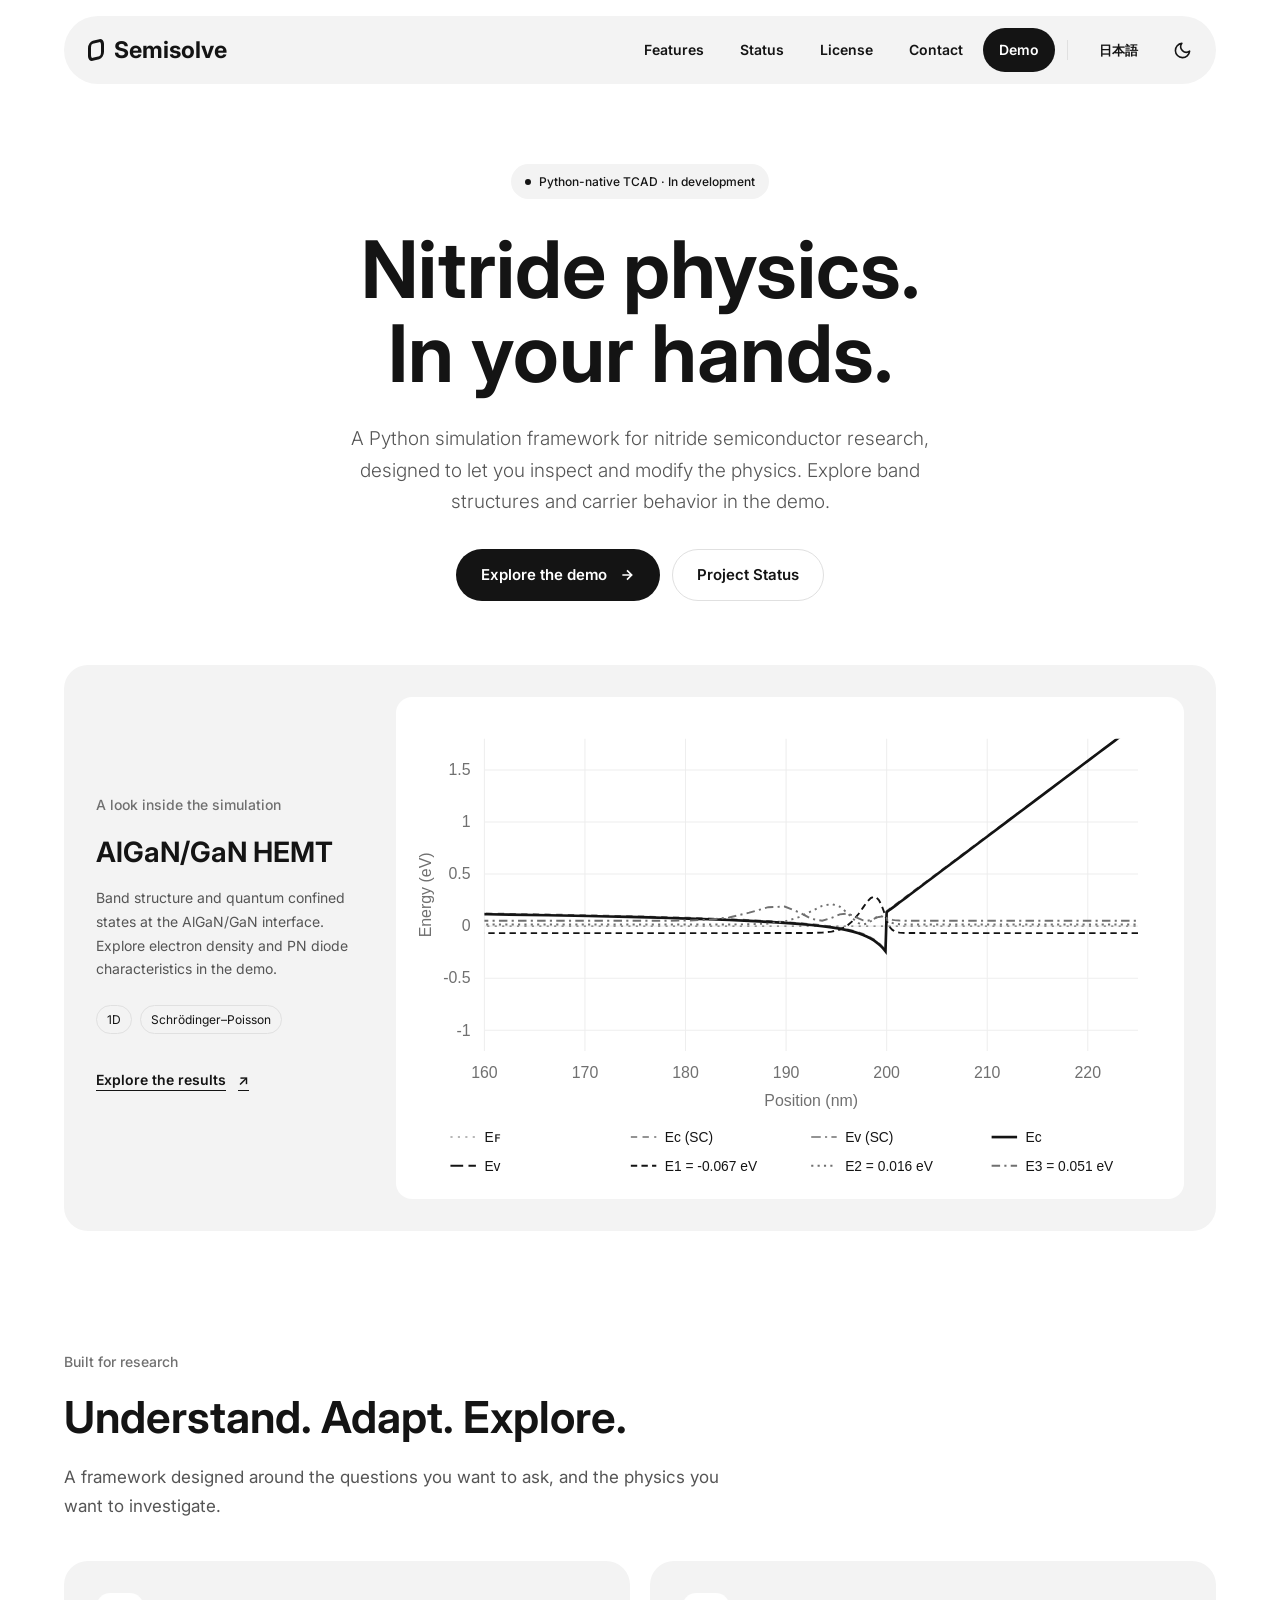
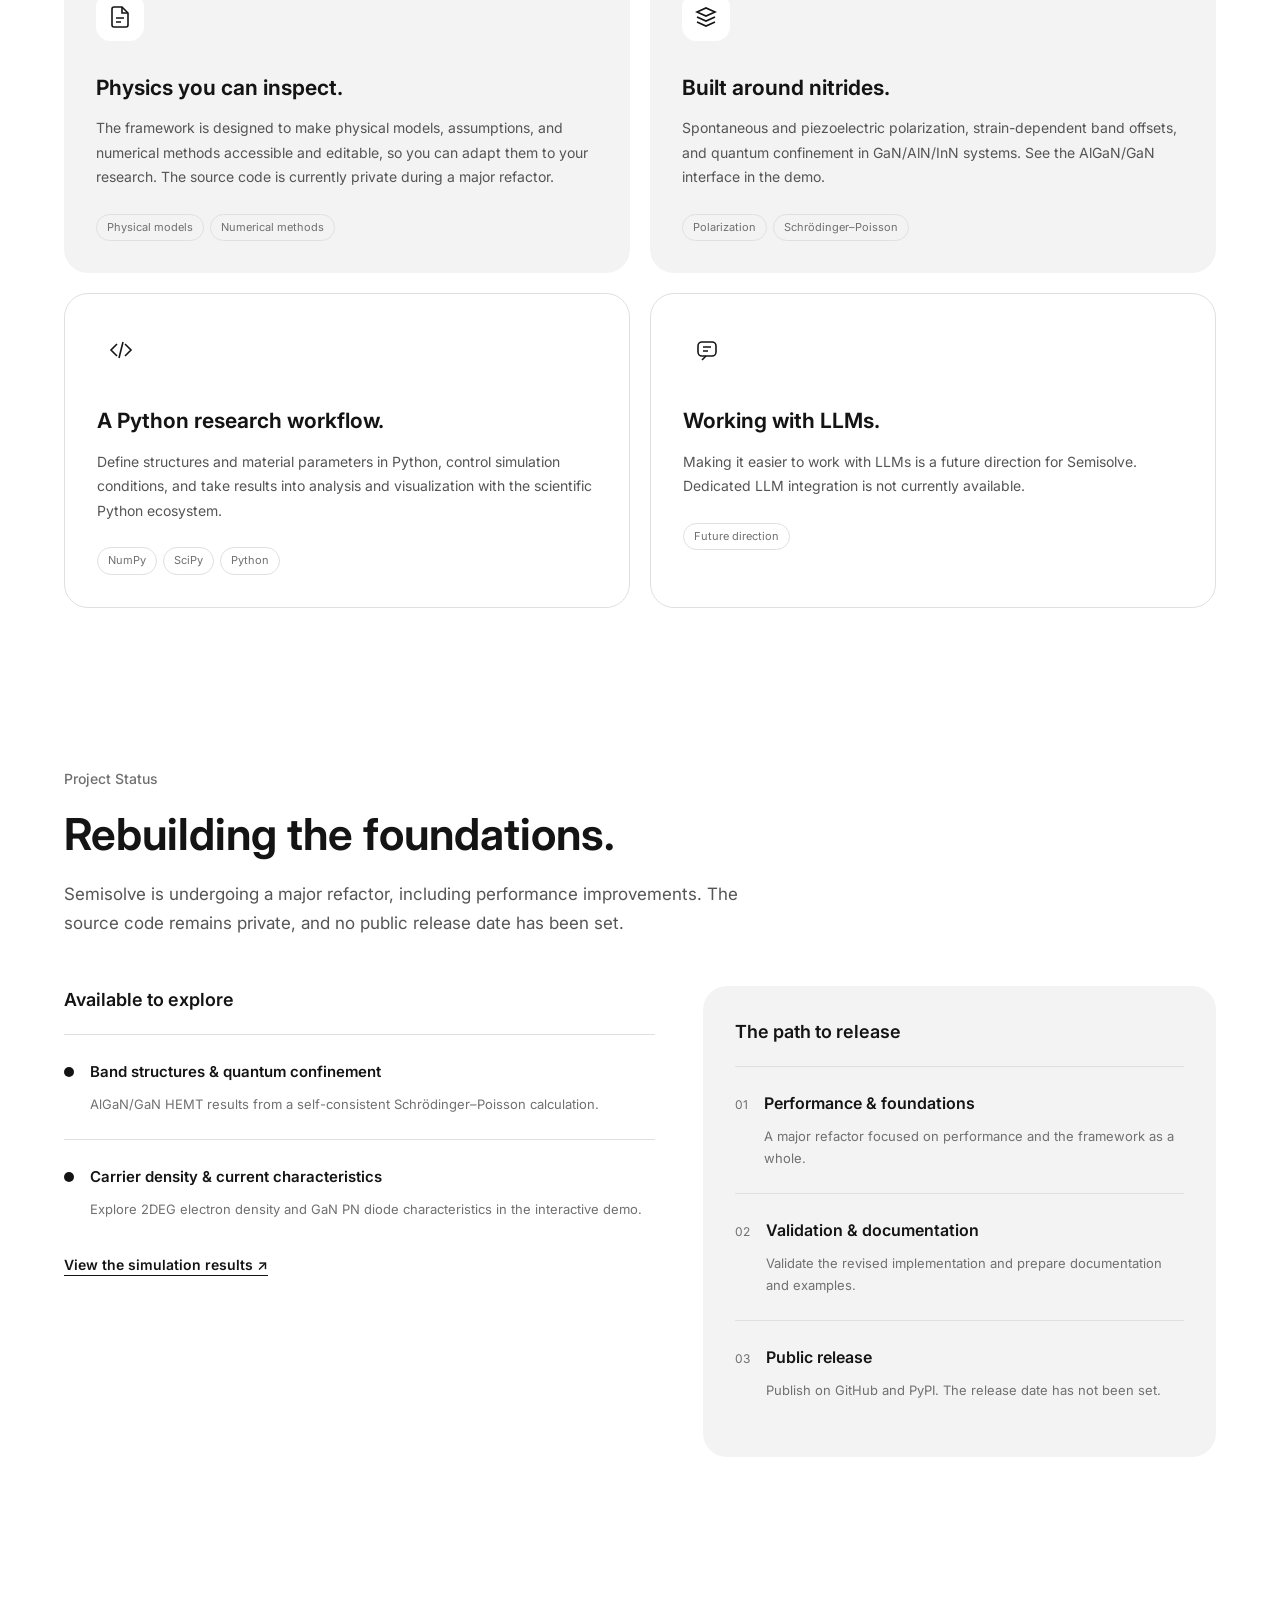
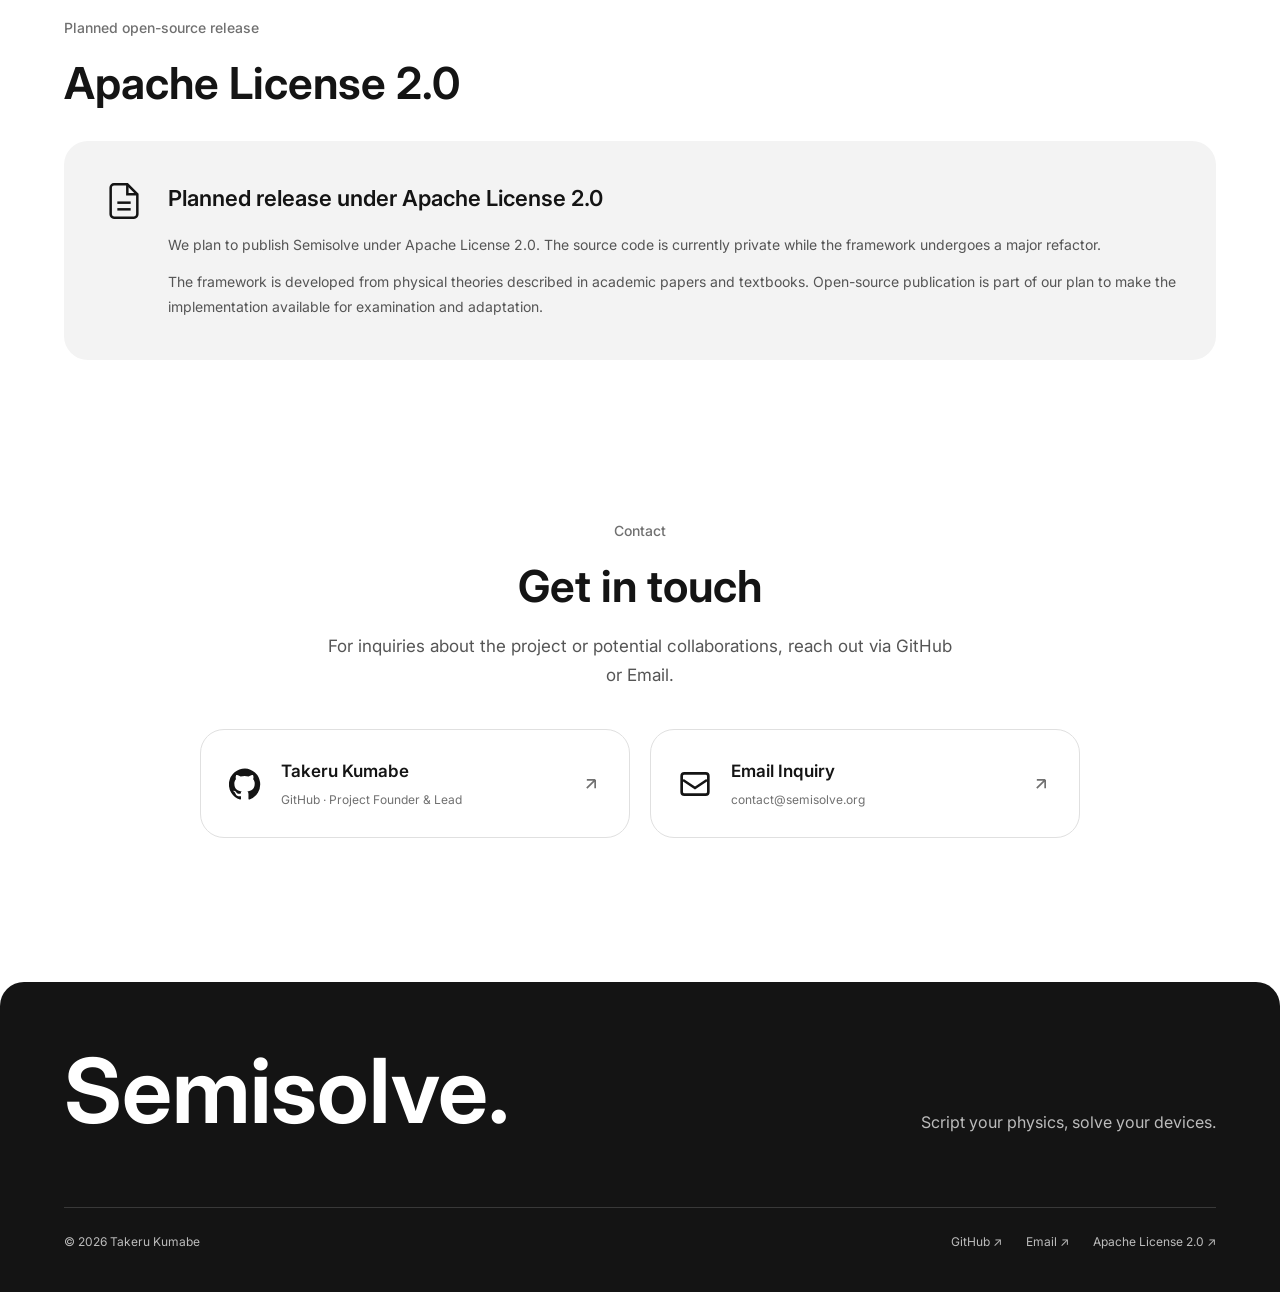
<file: index.html>
<!DOCTYPE html>
<html lang="en" data-theme="light">
<head>
  <meta charset="UTF-8" />
  <link rel="icon" type="image/svg+xml" href="images/favicon.svg" />
  <meta name="viewport" content="width=device-width, initial-scale=1.0" />
  <meta name="description" content="Semisolve — Python-based III-V Nitride Semiconductor Device Simulation Framework. Python-native TCAD, currently in private development." />
  <meta name="keywords" content="TCAD, semiconductor, simulation, GaN, Nitride, Python, drift-diffusion, Poisson solver" />
  <meta name="author" content="Takeru Kumabe" />

  <!-- Open Graph / Social Media -->
  <meta property="og:type" content="website" />
  <meta property="og:title" content="Semisolve — Python-native TCAD for Nitride Semiconductors" />
  <meta property="og:description" content="A Python-first framework for nitride semiconductor research, designed for transparent and adaptable physics. Currently in private development." />
  <meta property="og:url" content="https://semisolve.org/" />
  <meta property="og:site_name" content="Semisolve" />

  <!-- Twitter -->
  <meta name="twitter:card" content="summary_large_image" />
  <meta name="twitter:title" content="Semisolve — Python-native TCAD for Nitride Semiconductors" />
  <meta name="twitter:description" content="A Python-first framework for nitride semiconductor research, designed for transparent and adaptable physics. Currently in private development." />

  <link rel="canonical" href="https://semisolve.org/" />
  <link rel="alternate" hreflang="en" href="https://semisolve.org/" />
  <link rel="alternate" hreflang="ja" href="https://semisolve.org/" />
  <link rel="alternate" hreflang="x-default" href="https://semisolve.org/" />

  <title>Semisolve — Python-native TCAD for Nitride Semiconductors</title>

  <!-- JSON-LD Structured Data -->
  <script type="application/ld+json">
  {
    "@context": "https://schema.org",
    "@type": "SoftwareApplication",
    "name": "Semisolve",
    "operatingSystem": "Cross-platform",
    "applicationCategory": "ScientificSoftware",
    "description": "Python-based III-V Nitride Semiconductor Device Simulation Framework.",
    "license": "https://www.apache.org/licenses/LICENSE-2.0",
    "author": {
      "@type": "Person",
      "name": "Takeru Kumabe"
    }
  }
  </script>

  <link rel="preconnect" href="https://fonts.googleapis.com" />
  <link rel="preconnect" href="https://fonts.gstatic.com" crossorigin />
  <link rel="preload" as="style" fetchpriority="high" href="https://fonts.googleapis.com/css2?family=Inter:wght@300;400;500;600;650;700&family=JetBrains+Mono:wght@400;500&display=optional" onload="this.onload=null;this.rel='stylesheet'" />
  <noscript><link rel="stylesheet" href="https://fonts.googleapis.com/css2?family=Inter:wght@300;400;500;600;650;700&family=JetBrains+Mono:wght@400;500&display=optional" /></noscript>
  <link rel="stylesheet" href="styles/shared.css" />
  <link rel="stylesheet" href="styles/landing.css" />
</head>
<body>
<a class="skip-link" href="#main-content" id="skipLink">Skip to content</a>

<!-- ══════ Nav ══════ -->
<nav id="nav" aria-label="Main navigation">
  <div class="nav-in">
    <a href="#" class="nav-logo">Semisolve</a>
    <div class="nav-r">
      <ul class="nav-ul" id="navUl"></ul>
      <div class="nav-sep"></div>
      <button class="lang-btn" id="langBtn" aria-label="Switch language"></button>
      <button class="btn-ic" id="themeBtn" aria-label="Toggle dark mode"></button>
    </div>
  </div>
</nav>

<!-- ══════ ENGLISH ══════ -->
<div class="page" id="page-en">
<main tabindex="-1">
<section class="hero">
  <div class="hero-ct"><div class="hero-g">
    <div class="hero-copy">
      <div class="hero-badge"><span class="pulse-dot"></span>Python-native TCAD · In development</div>
      <h1>Nitride physics.<span class="gr">In your hands.</span></h1>
      <p class="lead">A Python simulation framework for nitride semiconductor research, designed to let you inspect and modify the physics. Explore band structures and carrier behavior in the demo.</p>
      <div class="hero-act">
        <a href="demo.html" class="btn btn-p">Explore the demo <svg width="16" height="16" viewBox="0 0 24 24" fill="none" stroke="currentColor" stroke-width="2.5"><path d="M5 12h14M12 5l7 7-7 7"/></svg></a>
        <a href="#stat-en" class="btn btn-s">Project Status</a>
      </div>
    </div>
    <figure class="result-preview">
      <figcaption><div class="sec-lb">A look inside the simulation</div><h2 class="preview-heading">AlGaN/GaN HEMT</h2><p class="preview-copy">Band structure and quantum confined states at the AlGaN/GaN interface. Explore electron density and PN diode characteristics in the demo.</p><div class="preview-meta"><span>1D</span><span>Schrödinger–Poisson</span></div><a class="preview-link" href="demo.html#hemt-en">Explore the results <span aria-hidden="true">↗</span></a></figcaption>
      <a class="preview-chart" href="demo.html#hemt-en" aria-label="Explore the results">
        <img class="preview-light" src="images/hemt_preview_light.svg" alt="AlGaN/GaN HEMT — band edges and quantum confined states; energy (eV) versus position (nm)" width="720" height="450" fetchpriority="high" />
        <img class="preview-dark" src="images/hemt_preview_dark.svg" alt="AlGaN/GaN HEMT — band edges and quantum confined states; energy (eV) versus position (nm)" width="720" height="450" />
      </a>
    </figure>
  </div></div>
</section>

<div class="sec-alt" id="feat-en"><div class="sec">
  <div><div class="sec-lb">Built for research</div><h2 class="sec-t">Understand. Adapt. Explore.</h2><p class="sec-d">A framework designed around the questions you want to ask, and the physics you want to investigate.</p></div>
  <div class="fg">
    <div class="fc"><div class="fi"><svg viewBox="0 0 24 24" fill="none" stroke="currentColor" aria-hidden="true"><path d="M14 2H6a2 2 0 0 0-2 2v16a2 2 0 0 0 2 2h12a2 2 0 0 0 2-2V8z"/><path d="M14 2v6h6M8 13h8M8 17h5"/></svg></div><h3>Physics you can inspect.</h3><p>The framework is designed to make physical models, assumptions, and numerical methods accessible and editable, so you can adapt them to your research. The source code is currently private during a major refactor.</p><div class="ft"><span class="tag">Physical models</span><span class="tag">Numerical methods</span></div></div>
    <div class="fc"><div class="fi"><svg viewBox="0 0 24 24" fill="none" stroke="currentColor" aria-hidden="true"><path d="M3 7l9-4 9 4-9 4-9-4zM3 12l9 4 9-4M3 17l9 4 9-4"/></svg></div><h3>Built around nitrides.</h3><p>Spontaneous and piezoelectric polarization, strain-dependent band offsets, and quantum confinement in GaN/AlN/InN systems. See the AlGaN/GaN interface in the demo.</p><div class="ft"><span class="tag">Polarization</span><span class="tag">Schrödinger–Poisson</span></div></div>
    <div class="fc"><div class="fi"><svg viewBox="0 0 24 24" fill="none" stroke="currentColor" aria-hidden="true"><path d="M8 6l-6 6 6 6M16 6l6 6-6 6M14 4l-4 16"/></svg></div><h3>A Python research workflow.</h3><p>Define structures and material parameters in Python, control simulation conditions, and take results into analysis and visualization with the scientific Python ecosystem.</p><div class="ft"><span class="tag">NumPy</span><span class="tag">SciPy</span><span class="tag">Python</span></div></div>
    <div class="fc"><div class="fi"><svg viewBox="0 0 24 24" fill="none" stroke="currentColor" aria-hidden="true"><rect x="3" y="4" width="18" height="14" rx="4"/><path d="M7 22l4-4M8 9h8M8 13h5"/></svg></div><h3>Working with LLMs.</h3><p>Making it easier to work with LLMs is a future direction for Semisolve. Dedicated LLM integration is not currently available.</p><div class="ft"><span class="tag">Future direction</span></div></div>
  </div>
</div></div>

<div class="sec" id="stat-en">
  <div><div class="sec-lb">Project Status</div><h2 class="sec-t">Rebuilding the foundations.</h2><p class="sec-d">Semisolve is undergoing a major refactor, including performance improvements. The source code remains private, and no public release date has been set.</p></div>
  <div class="sl">
    <div class="sc"><h3 class="sc-t">Available to explore</h3>
      <div class="sr"><div class="sd g" aria-hidden="true"></div><div class="st"><strong>Band structures & quantum confinement</strong><span>AlGaN/GaN HEMT results from a self-consistent Schrödinger–Poisson calculation.</span></div></div>
      <div class="sr"><div class="sd g" aria-hidden="true"></div><div class="st"><strong>Carrier density & current characteristics</strong><span>Explore 2DEG electron density and GaN PN diode characteristics in the interactive demo.</span></div></div>
      <a class="preview-link" href="demo.html">View the simulation results ↗</a>
    </div>
    <div class="sc"><h3 class="sc-t">The path to release</h3><ol class="roadmap">
      <li class="tl"><div class="tl-t"><strong>Performance & foundations</strong><span>A major refactor focused on performance and the framework as a whole.</span></div></li>
      <li class="tl"><div class="tl-t"><strong>Validation & documentation</strong><span>Validate the revised implementation and prepare documentation and examples.</span></div></li>
      <li class="tl"><div class="tl-t"><strong>Public release</strong><span>Publish on GitHub and PyPI. The release date has not been set.</span></div></li>
    </ol></div>
  </div>
</div>

<div class="sec-alt" id="lic-en"><div class="sec">
  <div><div class="sec-lb">Planned open-source release</div><h2 class="sec-t">Apache License 2.0</h2></div>
  <div class="lc">
    <svg width="40" height="40" viewBox="0 0 24 24" fill="none" stroke="currentColor" stroke-width="1.5"><path d="M14 2H6a2 2 0 0 0-2 2v16a2 2 0 0 0 2 2h12a2 2 0 0 0 2-2V8z"/><polyline points="14 2 14 8 20 8"/><line x1="16" y1="13" x2="8" y2="13"/><line x1="16" y1="17" x2="8" y2="17"/></svg>
    <div><h3>Planned release under Apache License 2.0</h3><p>We plan to publish Semisolve under Apache License 2.0. The source code is currently private while the framework undergoes a major refactor.</p><p>The framework is developed from physical theories described in academic papers and textbooks. Open-source publication is part of our plan to make the implementation available for examination and adaptation.</p></div>
  </div>
</div></div>

<div class="sec contact" id="con-en">
  <div><div class="sec-lb">Contact</div><h2 class="sec-t">Get in touch</h2><p class="sec-d">For inquiries about the project or potential collaborations, reach out via GitHub or Email.</p></div>
  <div class="c-grid">
    <div>
      <a href="https://github.com/tkrkmb" class="cbox" target="_blank" rel="noopener">
        <svg width="32" height="32" viewBox="0 0 24 24" fill="currentColor" style="color:var(--tx)"><path d="M12 .3a12 12 0 0 0-3.8 23.4c.6.1.8-.3.8-.6v-2c-3.3.7-4-1.6-4-1.6-.6-1.4-1.4-1.8-1.4-1.8-1-.7.1-.7.1-.7 1.1.1 1.7 1.1 1.7 1.1 1 1.8 2.8 1.3 3.4 1 .1-.8.4-1.3.7-1.6-2.7-.3-5.5-1.3-5.5-5.9 0-1.3.5-2.4 1.2-3.2 0-.4-.5-1.6.2-3.2 0 0 1-.3 3.3 1.2a11.5 11.5 0 0 1 6 0c2.3-1.5 3.3-1.2 3.3-1.2.7 1.6.2 2.8.1 3.2.8.8 1.2 1.9 1.2 3.2 0 4.6-2.8 5.6-5.5 5.9.4.4.8 1.1.8 2.2v3.3c0 .3.2.7.8.6A12 12 0 0 0 12 .3"/></svg>
        <div class="cbox-info"><div class="name">Takeru Kumabe</div><div class="role">GitHub · Project Founder &amp; Lead</div></div>
        <svg width="20" height="20" viewBox="0 0 24 24" fill="none" stroke="currentColor" stroke-width="2" style="color:var(--tx3)"><path d="M7 17L17 7M17 7H7M17 7v10"/></svg>
      </a>
    </div>
    <div>
      <a href="mailto:contact@semisolve.org" class="cbox">
        <svg width="32" height="32" viewBox="0 0 24 24" fill="none" stroke="currentColor" stroke-width="2"><path d="m3 9 9 6 9-6"/><rect width="20" height="16" x="2" y="4" rx="2"/></svg>
        <div class="cbox-info"><div class="name">Email Inquiry</div><div class="role">contact@semisolve.org</div></div>
        <svg width="20" height="20" viewBox="0 0 24 24" fill="none" stroke="currentColor" stroke-width="2" style="color:var(--tx3)"><path d="M7 17L17 7M17 7H7M17 7v10"/></svg>
      </a>
    </div>
  </div>
</div>
</main>
<footer>
  <div class="footer-top"><a class="footer-brand" href="index.html">Semisolve.</a><p class="footer-tagline">Script your physics, solve your devices.</p></div>
  <div class="footer-bottom"><p>&copy; 2026 Takeru Kumabe</p><div class="footer-links"><a href="https://github.com/tkrkmb" target="_blank" rel="noopener">GitHub ↗</a><a href="mailto:contact@semisolve.org">Email ↗</a><a href="https://www.apache.org/licenses/LICENSE-2.0" target="_blank" rel="noopener">Apache License 2.0 ↗</a></div></div>
</footer>
</div>

<!-- ══════ JAPANESE ══════ -->
<div class="page" id="page-ja">
<main tabindex="-1">
<section class="hero">
  <div class="hero-ct"><div class="hero-g">
    <div class="hero-copy">
      <div class="hero-badge"><span class="pulse-dot"></span>Python-native TCAD · 開発中</div>
      <h1><span class="ja-hero-title">窒化物の物理を、</span><span class="gr">自分のモデルで。</span></h1>
      <p class="lead">物理モデルや計算過程を理解し、研究に合わせて変更できることを目指した、窒化物半導体のためのPythonシミュレーション基盤。まずはデモで、バンド構造やキャリアの振る舞いをご覧ください。</p>
      <div class="hero-act">
        <a href="demo.html" class="btn btn-p">デモを見る <svg width="16" height="16" viewBox="0 0 24 24" fill="none" stroke="currentColor" stroke-width="2.5"><path d="M5 12h14M12 5l7 7-7 7"/></svg></a>
        <a href="#stat-ja" class="btn btn-s">開発状況</a>
      </div>
    </div>
    <figure class="result-preview">
      <figcaption><div class="sec-lb">計算結果のプレビュー</div><h2 class="preview-heading">AlGaN/GaN HEMT</h2><p class="preview-copy">AlGaN/GaN界面のバンド構造と量子閉じ込め状態。デモでは電子密度やPNダイオードの電流特性も確認できます。</p><div class="preview-meta"><span>1D</span><span>Schrödinger–Poisson</span></div><a class="preview-link" href="demo.html#hemt-ja">結果を詳しく見る <span aria-hidden="true">↗</span></a></figcaption>
      <a class="preview-chart" href="demo.html#hemt-ja" aria-label="結果を詳しく見る">
        <img class="preview-light" src="images/hemt_preview_light.svg" alt="AlGaN/GaN HEMT — band edges and quantum confined states; energy (eV) versus position (nm)" width="720" height="450" fetchpriority="high" />
        <img class="preview-dark" src="images/hemt_preview_dark.svg" alt="AlGaN/GaN HEMT — band edges and quantum confined states; energy (eV) versus position (nm)" width="720" height="450" />
      </a>
    </figure>
  </div></div>
</section>

<div class="sec-alt" id="feat-ja"><div class="sec">
  <div><div class="sec-lb">研究のための設計</div><h2 class="sec-t">理解して、変えて、確かめる。</h2><p class="sec-d">どのモデルを使い、どんな仮定で計算するのか。研究者がその中身に踏み込めることを、設計の中心に据えています。</p></div>
  <div class="fg">
    <div class="fc"><div class="fi"><svg viewBox="0 0 24 24" fill="none" stroke="currentColor" aria-hidden="true"><path d="M14 2H6a2 2 0 0 0-2 2v16a2 2 0 0 0 2 2h12a2 2 0 0 0 2-2V8z"/><path d="M14 2v6h6M8 13h8M8 17h5"/></svg></div><h3>物理モデルの中まで、見通せる。</h3><p>物理モデル、計算の仮定、数値解法を確認し、研究に合わせて変更できる設計を重視しています。現在、本体コードは大規模改修のため非公開です。</p><div class="ft"><span class="tag">物理モデル</span><span class="tag">数値解法</span></div></div>
    <div class="fc"><div class="fi"><svg viewBox="0 0 24 24" fill="none" stroke="currentColor" aria-hidden="true"><path d="M3 7l9-4 9 4-9 4-9-4zM3 12l9 4 9-4M3 17l9 4 9-4"/></svg></div><h3>窒化物ならではの物理を。</h3><p>GaN/AlN/InN系の自発・圧電分極、歪みによるバンドオフセット、量子閉じ込めを扱います。デモではAlGaN/GaN界面の計算結果を確認できます。</p><div class="ft"><span class="tag">分極</span><span class="tag">Schrödinger–Poisson</span></div></div>
    <div class="fc"><div class="fi"><svg viewBox="0 0 24 24" fill="none" stroke="currentColor" aria-hidden="true"><path d="M8 6l-6 6 6 6M16 6l6 6-6 6M14 4l-4 16"/></svg></div><h3>研究の流れを、Pythonで。</h3><p>構造や物性値の定義、計算条件の設定から、結果の解析・可視化まで。科学技術計算のエコシステムとつながるPythonベースの設計です。</p><div class="ft"><span class="tag">NumPy</span><span class="tag">SciPy</span><span class="tag">Python</span></div></div>
    <div class="fc"><div class="fi"><svg viewBox="0 0 24 24" fill="none" stroke="currentColor" aria-hidden="true"><rect x="3" y="4" width="18" height="14" rx="4"/><path d="M7 22l4-4M8 9h8M8 13h5"/></svg></div><h3>LLMとの作業を、もっと自然に。</h3><p>LLMと連携して研究を進めやすい環境づくりも、今後の方向性の一つです。現時点で専用の連携機能を提供しているわけではありません。</p><div class="ft"><span class="tag">今後の方向性</span></div></div>
  </div>
</div></div>

<div class="sec" id="stat-ja">
  <div><div class="sec-lb">プロジェクト状況</div><h2 class="sec-t">基盤から、磨き直しています。</h2><p class="sec-d">高速化を含む全体的な大規模改修を進めています。本体コードは当面非公開とし、一般公開の時期は未定です。</p></div>
  <div class="sl">
    <div class="sc"><h3 class="sc-t">デモで確認できること</h3>
      <div class="sr"><div class="sd g" aria-hidden="true"></div><div class="st"><strong>バンド構造と量子閉じ込め</strong><span>自己無撞着Schrödinger–Poisson計算によるAlGaN/GaN HEMTの結果。</span></div></div>
      <div class="sr"><div class="sd g" aria-hidden="true"></div><div class="st"><strong>電子密度と電流特性</strong><span>2DEGの電子密度と、GaN PNダイオードの特性をデモで確認できます。</span></div></div>
      <a class="preview-link" href="demo.html">計算結果を見る ↗</a>
    </div>
    <div class="sc"><h3 class="sc-t">一般公開までの方針</h3><ol class="roadmap">
      <li class="tl"><div class="tl-t"><strong>高速化・基盤改修</strong><span>計算の高速化を含め、フレームワーク全体を大規模に見直しています。</span></div></li>
      <li class="tl"><div class="tl-t"><strong>検証・ドキュメント整備</strong><span>改修後の実装を検証し、ドキュメントや使用例を整備します。</span></div></li>
      <li class="tl"><div class="tl-t"><strong>一般公開</strong><span>GitHub・PyPIでの公開を予定しています。公開時期は未定です。</span></div></li>
    </ol></div>
  </div>
</div>

<div class="sec-alt" id="lic-ja"><div class="sec">
  <div><div class="sec-lb">オープンソース公開に向けて</div><h2 class="sec-t">Apache License 2.0</h2></div>
  <div class="lc">
    <svg width="40" height="40" viewBox="0 0 24 24" fill="none" stroke="currentColor" stroke-width="1.5"><path d="M14 2H6a2 2 0 0 0-2 2v16a2 2 0 0 0 2 2h12a2 2 0 0 0 2-2V8z"/><polyline points="14 2 14 8 20 8"/><line x1="16" y1="13" x2="8" y2="13"/><line x1="16" y1="17" x2="8" y2="17"/></svg>
    <div><h3>Apache License 2.0での公開を予定</h3><p>SemisolveはApache License 2.0での公開を予定しています。現在は大規模改修を進めており、本体コードは非公開です。</p><p>学術論文や教科書で示された物理理論をもとに開発しています。実装を確認し、研究に合わせて変更できるよう、オープンソースでの公開を目指しています。</p></div>
  </div>
</div></div>

<div class="sec contact" id="con-ja">
  <div><div class="sec-lb">お問い合わせ</div><h2 class="sec-t">お問い合わせ・提携</h2><p class="sec-d">プロジェクトへのご質問や提携のご提案は、GitHubまたはメールにてお願いいたします。</p></div>
  <div class="c-grid">
    <div>
      <a href="https://github.com/tkrkmb" class="cbox" target="_blank" rel="noopener">
        <svg width="32" height="32" viewBox="0 0 24 24" fill="currentColor" style="color:var(--tx)"><path d="M12 .3a12 12 0 0 0-3.8 23.4c.6.1.8-.3.8-.6v-2c-3.3.7-4-1.6-4-1.6-.6-1.4-1.4-1.8-1.4-1.8-1-.7.1-.7.1-.7 1.1.1 1.7 1.1 1.7 1.1 1 1.8 2.8 1.3 3.4 1 .1-.8.4-1.3.7-1.6-2.7-.3-5.5-1.3-5.5-5.9 0-1.3.5-2.4 1.2-3.2 0-.4-.5-1.6.2-3.2 0 0 1-.3 3.3 1.2a11.5 11.5 0 0 1 6 0c2.3-1.5 3.3-1.2 3.3-1.2.7 1.6.2 2.8.1 3.2.8.8 1.2 1.9 1.2 3.2 0 4.6-2.8 5.6-5.5 5.9.4.4.8 1.1.8 2.2v3.3c0 .3.2.7.8.6A12 12 0 0 0 12 .3"/></svg>
        <div class="cbox-info"><div class="name">隈部 岳瑠</div><div class="role">GitHub · Project Founder &amp; Lead</div></div>
        <svg width="20" height="20" viewBox="0 0 24 24" fill="none" stroke="currentColor" stroke-width="2" style="color:var(--tx3)"><path d="M7 17L17 7M17 7H7M17 7v10"/></svg>
      </a>
    </div>
    <div>
      <a href="mailto:contact@semisolve.org" class="cbox">
        <svg width="32" height="32" viewBox="0 0 24 24" fill="none" stroke="currentColor" stroke-width="2"><path d="m3 9 9 6 9-6"/><rect width="20" height="16" x="2" y="4" rx="2"/></svg>
        <div class="cbox-info"><div class="name">メールでお問い合わせ</div><div class="role">contact@semisolve.org</div></div>
        <svg width="20" height="20" viewBox="0 0 24 24" fill="none" stroke="currentColor" stroke-width="2" style="color:var(--tx3)"><path d="M7 17L17 7M17 7H7M17 7v10"/></svg>
      </a>
    </div>
  </div>
</div>
</main>
<footer>
  <div class="footer-top"><a class="footer-brand" href="index.html">Semisolve.</a><p class="footer-tagline">窒化物半導体の物理を、Pythonで。</p></div>
  <div class="footer-bottom"><p>&copy; 2026 Takeru Kumabe</p><div class="footer-links"><a href="https://github.com/tkrkmb" target="_blank" rel="noopener">GitHub ↗</a><a href="mailto:contact@semisolve.org">Email ↗</a><a href="https://www.apache.org/licenses/LICENSE-2.0" target="_blank" rel="noopener">Apache License 2.0 ↗</a></div></div>
</footer>
</div>

<!-- ══════ Script ══════ -->
<script>
(function(){
'use strict';
var $=function(s){return document.querySelector(s)},
    $$=function(s){return document.querySelectorAll(s)},
    html=document.documentElement,body=document.body;


  function updateControlLabels(){
    var ja = html.lang === 'ja', dark = html.dataset.theme === 'dark';
    $('#themeBtn').setAttribute('aria-label', ja ? (dark ? 'ライトテーマに切り替える' : 'ダークテーマに切り替える') : (dark ? 'Switch to light mode' : 'Switch to dark mode'));
    $('#langBtn').setAttribute('aria-label', ja ? 'Switch to English' : '日本語に切り替える');
    $('#langBtn').setAttribute('lang', ja ? 'en' : 'ja');
    $('#nav').setAttribute('aria-label', ja ? 'メインナビゲーション' : 'Main navigation');
    $('#skipLink').textContent = ja ? '本文へ移動' : 'Skip to content';
  }

  /* ── Theme ── */
var theme=localStorage.getItem('ss-theme')||(matchMedia('(prefers-color-scheme:dark)').matches?'dark':'light');
setTheme(theme);
$('#themeBtn').onclick=function(){setTheme(html.dataset.theme==='dark'?'light':'dark')};
function setTheme(t){
  html.dataset.theme=t;
  var btn=$('#themeBtn');
  updateControlLabels();
  btn.innerHTML=t==='dark'?'<svg viewBox="0 0 24 24" fill="none" stroke="currentColor" stroke-width="2" stroke-linecap="round" stroke-linejoin="round"><circle cx="12" cy="12" r="5"/><line x1="12" y1="1" x2="12" y2="3"/><line x1="12" y1="21" x2="12" y2="23"/><line x1="4.22" y1="4.22" x2="5.64" y2="5.64"/><line x1="18.36" y1="18.36" x2="19.78" y2="19.78"/><line x1="1" y1="12" x2="3" y2="12"/><line x1="21" y1="12" x2="23" y2="12"/><line x1="4.22" y1="19.78" x2="5.64" y2="18.36"/><line x1="18.36" y1="5.64" x2="19.78" y2="4.22"/></svg>':'<svg viewBox="0 0 24 24" fill="none" stroke="currentColor" stroke-width="2" stroke-linecap="round" stroke-linejoin="round"><path d="M21 12.79A9 9 0 1 1 11.21 3 7 7 0 0 0 21 12.79z"/></svg>';
  localStorage.setItem('ss-theme',t)
}

/* ── Language ── */
var navEN=[{h:'#feat-en',l:'Features'},{h:'#stat-en',l:'Status'},{h:'#lic-en',l:'License'},{h:'#con-en',l:'Contact'},{h:'demo.html',l:'Demo'}];
var navJA=[{h:'#feat-ja',l:'機能'},{h:'#stat-ja',l:'開発状況'},{h:'#lic-ja',l:'ライセンス'},{h:'#con-ja',l:'連絡先'},{h:'demo.html',l:'デモ'}];
var lang=localStorage.getItem('ss-lang');
if(lang!=='en' && lang!=='ja'){var n=(navigator.language||'').toLowerCase();lang=n.startsWith('ja')?'ja':'en'}
var hashLanguage = location.hash.match(/-(en|ja)$/);
  if(hashLanguage) lang = hashLanguage[1];
  setLang(lang,true);
$('#langBtn').onclick=function(){setLang(lang==='en'?'ja':'en',false)};

function loadJaFont(){
  if(document.getElementById('ja-font'))return;
  var l=document.createElement('link');
  l.id='ja-font';l.rel='stylesheet';
  l.href='https://fonts.googleapis.com/css2?family=Noto+Sans+JP:wght@400;500;700&display=swap';
  document.head.appendChild(l);
}

function setLang(l,init){
  lang=l;html.lang=l;localStorage.setItem('ss-lang',l);
  body.classList.toggle('ja',l==='ja');
  $$('.page').forEach(function(p){p.classList.remove('active')});
  var pg=$('#page-'+l);if(pg)pg.classList.add('active');
    $$('main').forEach(function(el){ el.removeAttribute('id'); });
    if(pg) pg.querySelector('main').id = 'main-content';
    updateControlLabels();
  $('#langBtn').textContent=l==='en'?'\u65E5\u672C\u8A9E':'English';
  var ul=$('#navUl'),items=l==='en'?navEN:navJA;
  ul.innerHTML='';items.forEach(function(it){var li=document.createElement('li');li.innerHTML='<a href="'+it.h+'">'+it.l+'</a>';ul.appendChild(li)});
  if(l==='ja')loadJaFont();

  if(!init)window.scrollTo({top:0});
}

})();
</script>
</body>
</html>
</file>
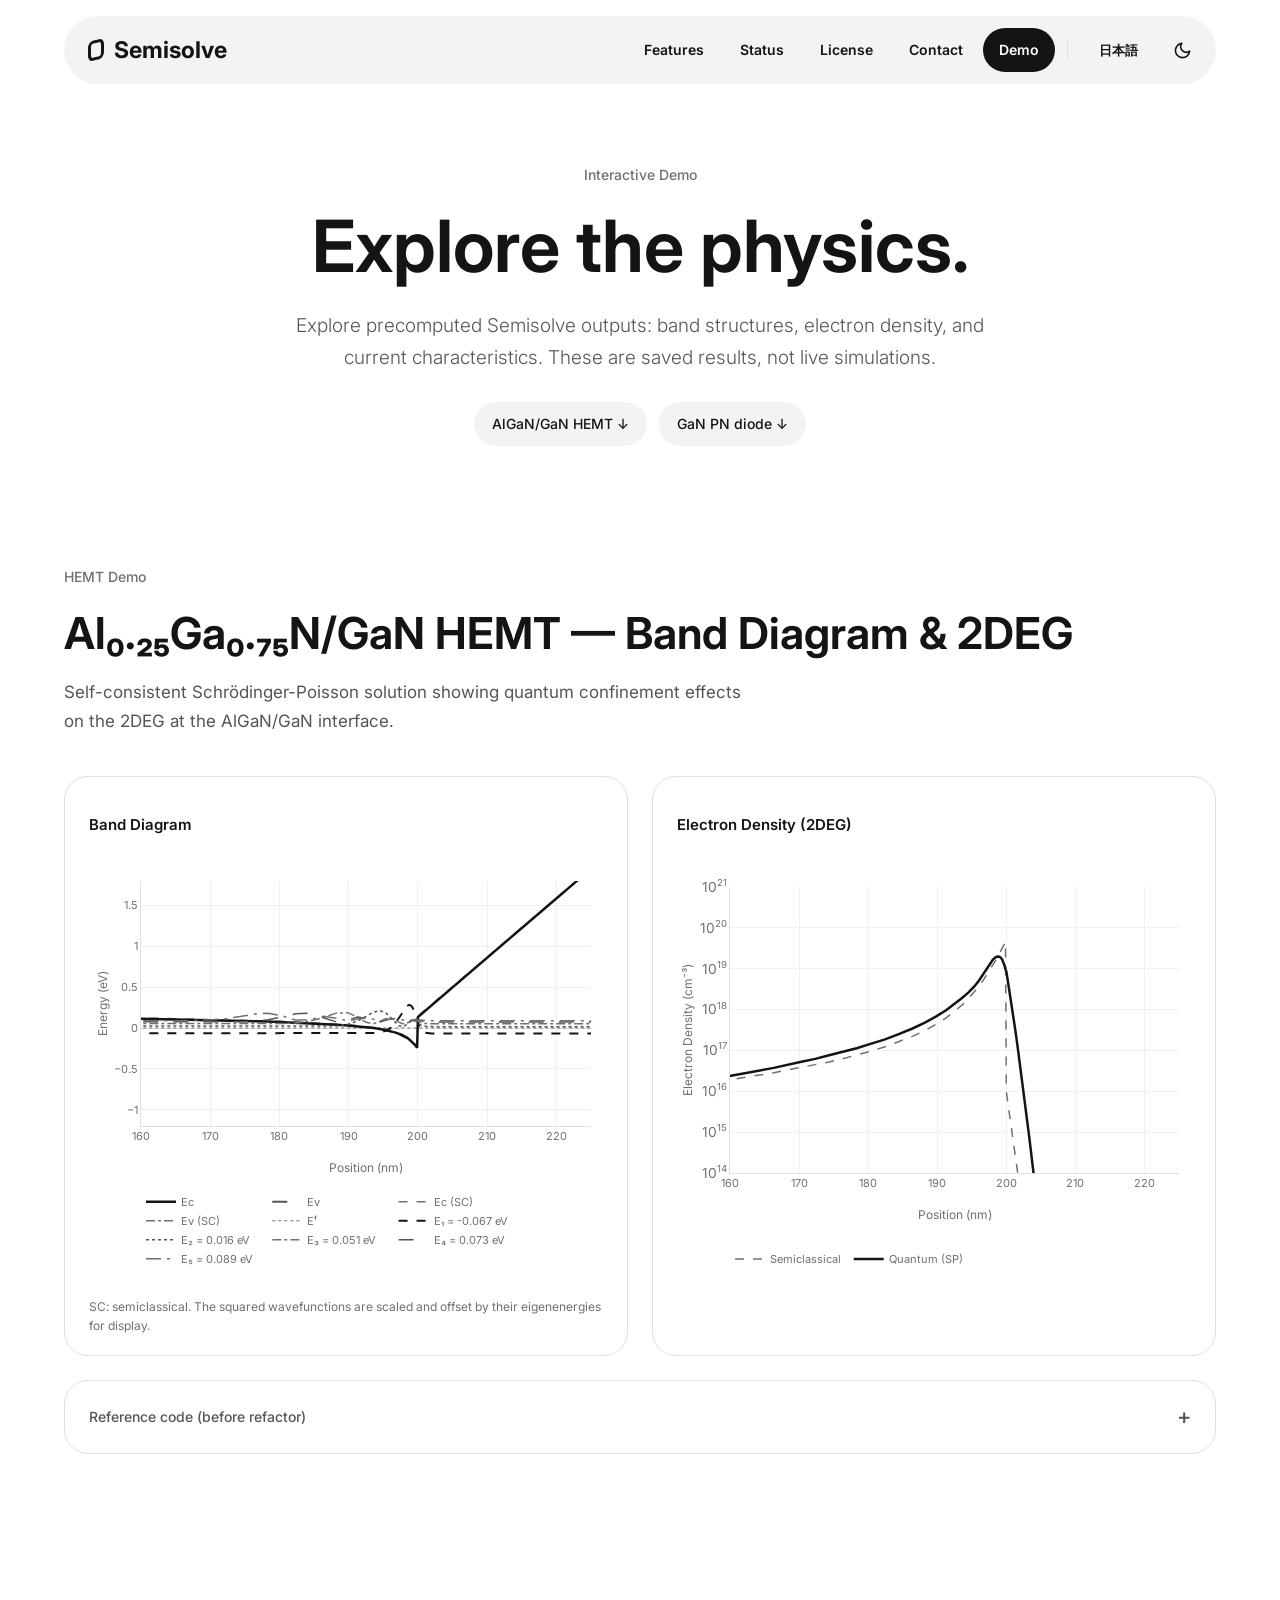
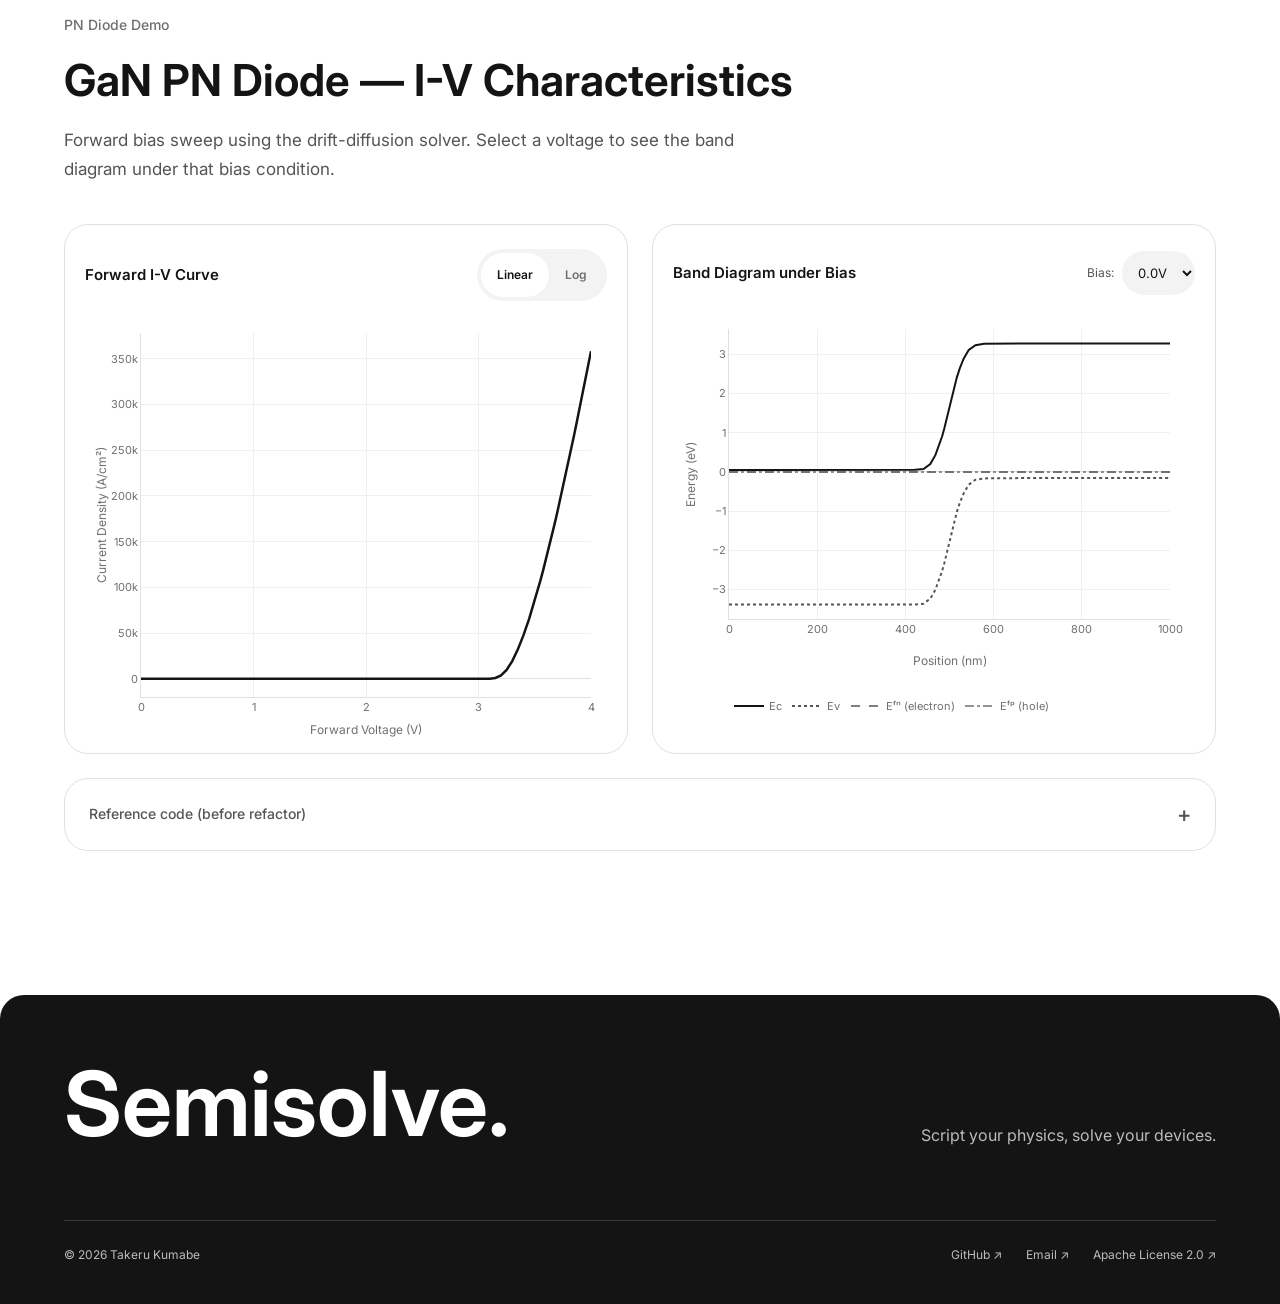
<file: demo.html>
<!DOCTYPE html>
<html lang="en" data-theme="light">
<head>
  <meta charset="UTF-8" />
  <link rel="icon" type="image/svg+xml" href="images/favicon.svg" />
  <meta name="viewport" content="width=device-width, initial-scale=1.0" />
  <meta name="description" content="Semisolve Interactive Demo — Explore real simulation outputs: HEMT band diagrams, 2DEG electron density, and GaN PN diode I-V characteristics." />
  <meta name="keywords" content="TCAD, semiconductor, simulation, GaN, AlGaN, HEMT, PN diode, band diagram, drift-diffusion, Python" />
  <meta name="author" content="Takeru Kumabe" />

  <!-- Open Graph / Social Media -->
  <meta property="og:type" content="website" />
  <meta property="og:title" content="Semisolve — Interactive Simulation Demo" />
  <meta property="og:description" content="Explore real outputs from Semisolve: band diagrams, 2DEG electron density, and I-V characteristics from physics-based models." />
  <meta property="og:url" content="https://semisolve.org/demo.html" />
  <meta property="og:site_name" content="Semisolve" />

  <!-- Twitter -->
  <meta name="twitter:card" content="summary_large_image" />
  <meta name="twitter:title" content="Semisolve — Interactive Simulation Demo" />
  <meta name="twitter:description" content="Explore real outputs from Semisolve: band diagrams, 2DEG electron density, and I-V characteristics from physics-based models." />

  <link rel="canonical" href="https://semisolve.org/demo.html" />
  <link rel="alternate" hreflang="en" href="https://semisolve.org/demo.html" />
  <link rel="alternate" hreflang="ja" href="https://semisolve.org/demo.html" />
  <link rel="alternate" hreflang="x-default" href="https://semisolve.org/demo.html" />

  <title>Semisolve — Interactive Demo</title>

  <link rel="preconnect" href="https://fonts.googleapis.com" />
  <link rel="preconnect" href="https://fonts.gstatic.com" crossorigin />
  <link rel="preload" as="style" fetchpriority="high" href="https://fonts.googleapis.com/css2?family=Inter:wght@300;400;500;600;650;700&family=JetBrains+Mono:wght@400;500&display=optional" onload="this.onload=null;this.rel='stylesheet'" />
  <noscript><link rel="stylesheet" href="https://fonts.googleapis.com/css2?family=Inter:wght@300;400;500;600;650;700&family=JetBrains+Mono:wght@400;500&display=optional" /></noscript>

  <script src="https://cdn.plot.ly/plotly-2.35.2.min.js"></script>

  <link rel="stylesheet" href="styles/shared.css" />
  <link rel="stylesheet" href="styles/demo.css" />
</head>
<body>
<a class="skip-link" href="#main-content" id="skipLink">Skip to content</a>

<!-- ══════ Nav ══════ -->
<nav id="nav" aria-label="Main navigation">
  <div class="nav-in">
    <a href="index.html" class="nav-logo">Semisolve</a>
    <div class="nav-r">
      <ul class="nav-ul" id="navUl"></ul>
      <div class="nav-sep"></div>
      <button class="lang-btn" id="langBtn" aria-label="Switch language"></button>
      <button class="btn-ic" id="themeBtn" aria-label="Toggle dark mode"></button>
    </div>
  </div>
</nav>

<!-- ══════ ENGLISH ══════ -->
<div class="page" id="page-en">
<main tabindex="-1">

<!-- Hero -->
<section class="demo-hero">
  <div class="demo-hero-ct">
    <div class="sec-lb">Interactive Demo</div>
    <h1>Explore the physics.</h1>
    <p class="lead">Explore precomputed Semisolve outputs: band structures, electron density, and current characteristics. These are saved results, not live simulations.</p>
    <div class="demo-jumps"><a href="#hemt-en">AlGaN/GaN HEMT ↓</a><a href="#pn-en">GaN PN diode ↓</a></div>
  </div>
</section>

<!-- HEMT Demo -->
<div class="sec-alt" id="hemt-en"><div class="sec">
  <div>
    <div class="sec-lb">HEMT Demo</div>
    <h2 class="sec-t">Al&#x2080;.&#x2082;&#x2085;Ga&#x2080;.&#x2087;&#x2085;N/GaN HEMT &mdash; Band Diagram &amp; 2DEG</h2>
    <p class="sec-d">Self-consistent Schr&ouml;dinger-Poisson solution showing quantum confinement effects on the 2DEG at the AlGaN/GaN interface.</p>
  </div>

  <div class="chart-grid">
    <div class="chart-card">
      <div class="chart-title">Band Diagram</div>
      <div id="hemt-band-en" class="chart-plot" role="img" aria-label="HEMT band structure: energy (eV) versus position (nm)."></div>
      <p class="chart-note">SC: semiclassical. The squared wavefunctions are scaled and offset by their eigenenergies for display.</p>
    </div>
    <div class="chart-card">
      <div class="chart-title">Electron Density (2DEG)</div>
      <div id="hemt-density-en" class="chart-plot" role="img" aria-label="HEMT electron density (cm⁻³) versus position (nm), logarithmic density axis."></div>
    </div>
  </div>

  <div>
    <details class="code-card"><summary>Reference code (before refactor)</summary><p class="code-note">The code structure and APIs are expected to change during the refactor. This example is provided for reference.</p>
      <div class="code-header">
        <span class="code-lang">Python</span>
        <span class="code-file">hemt_demo.py</span>
      </div>
      <pre class="code-block" tabindex="0"><code>from semisolve.core.structure import Structure1D, Layer
from semisolve.core.mesh import Mesh1D
from semisolve.core.terminals import Terminal1D, LayerBoundary
from semisolve.materials import GaN, AlGaN
from semisolve.solvers import EquilibriumSolver1D
from semisolve.solvers.settings import (
    SemiclassicalSettings, QuantumSettings, ModelType,
)

T = 300.0
structure = Structure1D(
    layers=[
        Layer(material=GaN(Nd=1e15, temperature=T),   thickness=200.0, label="buffer"),
        Layer(material=AlGaN(x=0.25, temperature=T),  thickness=25.0,  label="barrier"),
    ],
    orientation="0001",   # Ga-face — standard HEMT polarity
    temperature=T,
    substrate="buffer",
)
structure.terminals = [
    Terminal1D(name="Bottom", voltage=0.0,
               selector=LayerBoundary(label="buffer",  side="bottom")),
    Terminal1D(name="Top",    voltage=0.0,
               selector=LayerBoundary(label="barrier", side="top")),
]

mesh = Mesh1D(structure=structure, min_step=0.1, max_step=2.0, grading_rate=1.15)
mesh.generate()

# Self-consistent Schrödinger-Poisson solution
solver = EquilibriumSolver1D(mesh)
result = solver.solve(
    model=ModelType.QUANTUM,
    semiclassical=SemiclassicalSettings(tol=1e-6, max_iter=200),
    quantum=QuantumSettings(band="conduction", num_eigenvalues=10,
                            max_iter=300, tolerance=5e-3),
)

print(f"Converged:  {result.converged}")
print(f"Eigenvalues (eV): {result.eigenvalues[:5]}")</code></pre></details>
  </div>
</div></div>

<!-- PN Diode Demo -->
<div class="sec" id="pn-en">
  <div>
    <div class="sec-lb">PN Diode Demo</div>
    <h2 class="sec-t">GaN PN Diode &mdash; I-V Characteristics</h2>
    <p class="sec-d">Forward bias sweep using the drift-diffusion solver. Select a voltage to see the band diagram under that bias condition.</p>
  </div>

  <div class="chart-grid">
    <div class="chart-card">
      <div class="chart-header">
        <div class="chart-title">Forward I-V Curve</div>
        <div class="toggle-group">
          <button class="toggle-btn active" aria-pressed="true" id="iv-lin-btn-en" onclick="setIVScale('linear','en')">Linear</button>
          <button class="toggle-btn" aria-pressed="false" id="iv-log-btn-en" onclick="setIVScale('log','en')">Log</button>
        </div>
      </div>
      <div id="pn-iv-en" class="chart-plot" role="img" aria-label="PN diode current density (A/cm²) versus forward voltage (V)."></div>
    </div>
    <div class="chart-card">
      <div class="chart-header">
        <div class="chart-title">Band Diagram under Bias</div>
        <div class="select-wrap">
          <label for="v-sel-en">Bias:</label>
          <select id="v-sel-en" class="v-select" onchange="updateBandSnapshot('en')"></select>
        </div>
      </div>
      <div id="pn-band-en" class="chart-plot" role="img" aria-label="PN diode band structure: energy (eV) versus position (nm) at the selected bias."></div>
    </div>
  </div>

  <div>
    <details class="code-card"><summary>Reference code (before refactor)</summary><p class="code-note">The code structure and APIs are expected to change during the refactor. This example is provided for reference.</p>
      <div class="code-header">
        <span class="code-lang">Python</span>
        <span class="code-file">pn_demo.py</span>
      </div>
      <pre class="code-block" tabindex="0"><code>import numpy as np
from semisolve.core.structure import Structure1D, Layer
from semisolve.core.mesh import Mesh1D
from semisolve.core.terminals import Terminal1D, LayerBoundary
from semisolve.materials import GaN
from semisolve.solvers.drift_diffusion import DriftDiffusionSolver1D
from semisolve.solvers.settings import SemiclassicalSettings

T = 300.0
n_gan = GaN(Nd=5e17, temperature=T); n_gan.Ed = 0.03  # Si donor: 30 meV
p_gan = GaN(Na=5e17, temperature=T); p_gan.Ea = 0.20  # Mg acceptor: 200 meV

structure = Structure1D(
    layers=[
        Layer(material=n_gan, thickness=500.0, label="n_layer"),
        Layer(material=p_gan, thickness=500.0, label="p_layer"),
    ],
    temperature=T,
)
structure.terminals = [
    Terminal1D(name="Cathode", voltage=0.0,
               selector=LayerBoundary(label="n_layer", side="bottom")),
    Terminal1D(name="Anode",   voltage=0.0,
               selector=LayerBoundary(label="p_layer", side="top")),
]

mesh = Mesh1D(structure=structure, min_step=0.5, max_step=10.0, grading_rate=1.15)
mesh.generate()

solver = DriftDiffusionSolver1D(mesh, temp=T)
solver.initialize()
settings = SemiclassicalSettings(max_iter=200, tol=1e-8)

# Forward bias sweep
for v in np.arange(0.0, 4.0, 0.1):
    result = solver.solve(applied_voltage=v, settings=settings)
    if result.converged:
        J = solver.compute_current_density() * 1e-4  # A/m2 -> A/cm2
        print(f"V = {v:.1f} V  J = {J:.4e} A/cm2")</code></pre></details>
  </div>
</div>

</main>
<footer>
  <div class="footer-top"><a class="footer-brand" href="index.html">Semisolve.</a><p class="footer-tagline">Script your physics, solve your devices.</p></div>
  <div class="footer-bottom"><p>&copy; 2026 Takeru Kumabe</p><div class="footer-links"><a href="https://github.com/tkrkmb" target="_blank" rel="noopener">GitHub ↗</a><a href="mailto:contact@semisolve.org">Email ↗</a><a href="https://www.apache.org/licenses/LICENSE-2.0" target="_blank" rel="noopener">Apache License 2.0 ↗</a></div></div>
</footer>
</div>

<!-- ══════ JAPANESE ══════ -->
<div class="page" id="page-ja">
<main tabindex="-1">

<!-- Hero -->
<section class="demo-hero">
  <div class="demo-hero-ct">
    <div class="sec-lb">インタラクティブ デモ</div>
    <h1>計算結果から、物理を見る。</h1>
    <p class="lead">Semisolveで事前に計算したバンド構造、電子密度、電流特性を確認できます。保存済みの結果を表示するデモで、このページ上で計算を実行するものではありません。</p>
    <div class="demo-jumps"><a href="#hemt-ja">AlGaN/GaN HEMT ↓</a><a href="#pn-ja">GaN PNダイオード ↓</a></div>
  </div>
</section>

<!-- HEMT Demo -->
<div class="sec-alt" id="hemt-ja"><div class="sec">
  <div>
    <div class="sec-lb">HEMT デモ</div>
    <h2 class="sec-t">Al&#x2080;.&#x2082;&#x2085;Ga&#x2080;.&#x2087;&#x2085;N/GaN HEMT &mdash; バンド図と2DEG</h2>
    <p class="sec-d">自己無撞着なSchr&ouml;dinger-Poisson解法によって得られた、AlGaN/GaNヘテロ接合界面における2DEGの量子閉じ込め効果を示します。</p>
  </div>

  <div class="chart-grid">
    <div class="chart-card">
      <div class="chart-title">バンド図</div>
      <div id="hemt-band-ja" class="chart-plot" role="img" aria-label="HEMTのバンド構造。横軸は位置（nm）、縦軸はエネルギー（eV）。"></div>
      <p class="chart-note">SC：半古典モデル。波動関数の絶対値二乗は、表示用にスケーリングして固有エネルギーに重ねています。</p>
    </div>
    <div class="chart-card">
      <div class="chart-title">電子密度 (2DEG)</div>
      <div id="hemt-density-ja" class="chart-plot" role="img" aria-label="HEMTの電子密度。横軸は位置（nm）、縦軸は電子密度（cm⁻³）の対数軸。"></div>
    </div>
  </div>

  <div>
    <details class="code-card"><summary>参考コード（改修前）</summary><p class="code-note">コード構造・APIは大規模改修に伴い変更される予定です。以下は計算例の参考として掲載しています。</p>
      <div class="code-header">
        <span class="code-lang">Python</span>
        <span class="code-file">hemt_demo.py</span>
      </div>
      <pre class="code-block" tabindex="0"><code>from semisolve.core.structure import Structure1D, Layer
from semisolve.core.mesh import Mesh1D
from semisolve.core.terminals import Terminal1D, LayerBoundary
from semisolve.materials import GaN, AlGaN
from semisolve.solvers import EquilibriumSolver1D
from semisolve.solvers.settings import (
    SemiclassicalSettings, QuantumSettings, ModelType,
)

T = 300.0
structure = Structure1D(
    layers=[
        Layer(material=GaN(Nd=1e15, temperature=T),   thickness=200.0, label="buffer"),
        Layer(material=AlGaN(x=0.25, temperature=T),  thickness=25.0,  label="barrier"),
    ],
    orientation="0001",   # Ga-face — standard HEMT polarity
    temperature=T,
    substrate="buffer",
)
structure.terminals = [
    Terminal1D(name="Bottom", voltage=0.0,
               selector=LayerBoundary(label="buffer",  side="bottom")),
    Terminal1D(name="Top",    voltage=0.0,
               selector=LayerBoundary(label="barrier", side="top")),
]

mesh = Mesh1D(structure=structure, min_step=0.1, max_step=2.0, grading_rate=1.15)
mesh.generate()

# Self-consistent Schrödinger-Poisson solution
solver = EquilibriumSolver1D(mesh)
result = solver.solve(
    model=ModelType.QUANTUM,
    semiclassical=SemiclassicalSettings(tol=1e-6, max_iter=200),
    quantum=QuantumSettings(band="conduction", num_eigenvalues=10,
                            max_iter=300, tolerance=5e-3),
)

print(f"Converged:  {result.converged}")
print(f"Eigenvalues (eV): {result.eigenvalues[:5]}")</code></pre></details>
  </div>
</div></div>

<!-- PN Diode Demo -->
<div class="sec" id="pn-ja">
  <div>
    <div class="sec-lb">PN ダイオード デモ</div>
    <h2 class="sec-t">GaN PN ダイオード &mdash; 電流-電圧特性</h2>
    <p class="sec-d">ドリフト-拡散ソルバーを用いた順バイアス掃引。電圧を選択すると、そのバイアス下でのバンドダイアグラムが更新されます。</p>
  </div>

  <div class="chart-grid">
    <div class="chart-card">
      <div class="chart-header">
        <div class="chart-title">順バイアス I-V カーブ</div>
        <div class="toggle-group">
          <button class="toggle-btn active" aria-pressed="true" id="iv-lin-btn-ja" onclick="setIVScale('linear','ja')">Linear</button>
          <button class="toggle-btn" aria-pressed="false" id="iv-log-btn-ja" onclick="setIVScale('log','ja')">Log</button>
        </div>
      </div>
      <div id="pn-iv-ja" class="chart-plot" role="img" aria-label="PNダイオードの電流密度（A/cm²）と順方向電圧（V）の関係。"></div>
    </div>
    <div class="chart-card">
      <div class="chart-header">
        <div class="chart-title">バイアス下のバンドダイアグラム</div>
        <div class="select-wrap">
          <label for="v-sel-ja">電圧:</label>
          <select id="v-sel-ja" class="v-select" onchange="updateBandSnapshot('ja')"></select>
        </div>
      </div>
      <div id="pn-band-ja" class="chart-plot" role="img" aria-label="選択した電圧でのPNダイオードのバンド構造。位置（nm）とエネルギー（eV）の関係。"></div>
    </div>
  </div>

  <div>
    <details class="code-card"><summary>参考コード（改修前）</summary><p class="code-note">コード構造・APIは大規模改修に伴い変更される予定です。以下は計算例の参考として掲載しています。</p>
      <div class="code-header">
        <span class="code-lang">Python</span>
        <span class="code-file">pn_demo.py</span>
      </div>
      <pre class="code-block" tabindex="0"><code>import numpy as np
from semisolve.core.structure import Structure1D, Layer
from semisolve.core.mesh import Mesh1D
from semisolve.core.terminals import Terminal1D, LayerBoundary
from semisolve.materials import GaN
from semisolve.solvers.drift_diffusion import DriftDiffusionSolver1D
from semisolve.solvers.settings import SemiclassicalSettings

T = 300.0
n_gan = GaN(Nd=5e17, temperature=T); n_gan.Ed = 0.03  # Si donor: 30 meV
p_gan = GaN(Na=5e17, temperature=T); p_gan.Ea = 0.20  # Mg acceptor: 200 meV

structure = Structure1D(
    layers=[
        Layer(material=n_gan, thickness=500.0, label="n_layer"),
        Layer(material=p_gan, thickness=500.0, label="p_layer"),
    ],
    temperature=T,
)
structure.terminals = [
    Terminal1D(name="Cathode", voltage=0.0,
               selector=LayerBoundary(label="n_layer", side="bottom")),
    Terminal1D(name="Anode",   voltage=0.0,
               selector=LayerBoundary(label="p_layer", side="top")),
]

mesh = Mesh1D(structure=structure, min_step=0.5, max_step=10.0, grading_rate=1.15)
mesh.generate()

solver = DriftDiffusionSolver1D(mesh, temp=T)
solver.initialize()
settings = SemiclassicalSettings(max_iter=200, tol=1e-8)

# Forward bias sweep
for v in np.arange(0.0, 4.0, 0.1):
    result = solver.solve(applied_voltage=v, settings=settings)
    if result.converged:
        J = solver.compute_current_density() * 1e-4  # A/m2 -> A/cm2
        print(f"V = {v:.1f} V  J = {J:.4e} A/cm2")</code></pre></details>
  </div>
</div>

</main>
<footer>
  <div class="footer-top"><a class="footer-brand" href="index.html">Semisolve.</a><p class="footer-tagline">窒化物半導体の物理を、Pythonで。</p></div>
  <div class="footer-bottom"><p>&copy; 2026 Takeru Kumabe</p><div class="footer-links"><a href="https://github.com/tkrkmb" target="_blank" rel="noopener">GitHub ↗</a><a href="mailto:contact@semisolve.org">Email ↗</a><a href="https://www.apache.org/licenses/LICENSE-2.0" target="_blank" rel="noopener">Apache License 2.0 ↗</a></div></div>
</footer>
</div>

<script>
(function(){

  /* ── Syntax highlight (Python) ── */
  function highlight(code){
    var h=code.replace(/&/g,'&amp;').replace(/</g,'&lt;').replace(/>/g,'&gt;');
    var tok=[]; var tid=0;
    function ph(str,cls){var k='\x00P'+(tid++)+'\x00';tok.push([k,'<span class="hl-'+cls+'">'+str+'</span>']);return k;}
    // Order matters: each step replaces matched text with opaque placeholders
    h=h.replace(/(^|\n)([ \t]*@\w+)/g,function(m,p1,p2){return p1+ph(p2,'dec');});
    h=h.replace(/(#[^\n]*)/g,function(m){return ph(m,'cmt');});
    h=h.replace(/(f?"""[\s\S]*?"""|f?'''[\s\S]*?'''|f?"(?:[^"\\]|\\.)*"|f?'(?:[^'\\]|\\.)*')/g,function(m){return ph(m,'str');});
    h=h.replace(/\b(\d+\.?\d*[eE][+-]?\d+|\d*\.\d+|\d+)\b/g,function(m){return ph(m,'num');});
    h=h.replace(/\b(import|from|as|def|class|return|if|else|elif|for|while|in|not|and|or|True|False|None|with|lambda|yield|raise|try|except|finally|pass|break|continue|global|nonlocal)\b/g,function(m){return ph(m,'kw');});
    // Function/method calls: identifier immediately before '('
    h=h.replace(/\b([A-Za-z_]\w*)(?=\s*\()/g,function(m,p1){return ph(p1,'fn');});
    // Keyword arguments: identifier= (no space before =, not ==)
    h=h.replace(/\b([a-zA-Z_]\w*)=(?!=)/g,function(m,p1){return ph(p1,'karg')+'=';});
    h=h.replace(/\b(print|len|range|list|dict|tuple|set|str|int|float|bool|type|isinstance|enumerate|zip|map|filter|sorted|sum|min|max|abs|round|open|super|self)\b/g,function(m){return ph(m,'bi');});
    tok.forEach(function(t){h=h.split(t[0]).join(t[1]);});
    return h;
  }
  function applyHighlight(){
    document.querySelectorAll('.code-block code').forEach(function(el){
      el.innerHTML=highlight(el.textContent);
    });
  }
  applyHighlight();

  /* ── Helpers ── */
  var html = document.documentElement;
  var body = document.body;
  function $(s){return document.querySelector(s)}
  function $$(s){return document.querySelectorAll(s)}


  function updateControlLabels(){
    var ja = html.lang === 'ja', dark = html.dataset.theme === 'dark';
    $('#themeBtn').setAttribute('aria-label', ja ? (dark ? 'ライトテーマに切り替える' : 'ダークテーマに切り替える') : (dark ? 'Switch to light mode' : 'Switch to dark mode'));
    $('#langBtn').setAttribute('aria-label', ja ? 'Switch to English' : '日本語に切り替える');
    $('#langBtn').setAttribute('lang', ja ? 'en' : 'ja');
    $('#nav').setAttribute('aria-label', ja ? 'メインナビゲーション' : 'Main navigation');
    $('#skipLink').textContent = ja ? '本文へ移動' : 'Skip to content';
  }

  /* ── Theme ── */
  var theme = localStorage.getItem('ss-theme') || (matchMedia('(prefers-color-scheme:dark)').matches ? 'dark' : 'light');
  setTheme(theme, true);

  function setTheme(t, init){
    html.dataset.theme = t;
    var btn = $('#themeBtn');
    updateControlLabels();
    btn.innerHTML = t==='dark'
      ? '<svg viewBox="0 0 24 24" fill="none" stroke="currentColor" stroke-width="2" stroke-linecap="round" stroke-linejoin="round"><circle cx="12" cy="12" r="5"/><line x1="12" y1="1" x2="12" y2="3"/><line x1="12" y1="21" x2="12" y2="23"/><line x1="4.22" y1="4.22" x2="5.64" y2="5.64"/><line x1="18.36" y1="18.36" x2="19.78" y2="19.78"/><line x1="1" y1="12" x2="3" y2="12"/><line x1="21" y1="12" x2="23" y2="12"/><line x1="4.22" y1="19.78" x2="5.64" y2="18.36"/><line x1="18.36" y1="5.64" x2="19.78" y2="4.22"/></svg>'
      : '<svg viewBox="0 0 24 24" fill="none" stroke="currentColor" stroke-width="2" stroke-linecap="round" stroke-linejoin="round"><path d="M21 12.79A9 9 0 1 1 11.21 3 7 7 0 0 0 21 12.79z"/></svg>';
    localStorage.setItem('ss-theme', t);
    if(!init){
      if(window.hemtData) renderHEMTCharts();
      if(window.pnData)   renderPNCharts();
    }
  }
  $('#themeBtn').onclick = function(){ setTheme(html.dataset.theme==='dark'?'light':'dark', false); };

  /* ── Language ── */
  var navEN=[
    {h:'index.html#feat-en',l:'Features'},
    {h:'index.html#stat-en',l:'Status'},
    {h:'index.html#lic-en', l:'License'},
    {h:'index.html#con-en', l:'Contact'},
    {h:'demo.html',         l:'Demo',active:true}
  ];
  var navJA=[
    {h:'index.html#feat-ja',l:'機能'},
    {h:'index.html#stat-ja',l:'開発状況'},
    {h:'index.html#lic-ja', l:'ライセンス'},
    {h:'index.html#con-ja', l:'連絡先'},
    {h:'demo.html',         l:'デモ',active:true}
  ];

  var lang = localStorage.getItem('ss-lang');
  if(lang!=='en' && lang!=='ja'){ var n=(navigator.language||'').toLowerCase(); lang=n.startsWith('ja')?'ja':'en'; }

  function loadJaFont(){
    if(document.getElementById('ja-font')) return;
    var l=document.createElement('link');
    l.id='ja-font'; l.rel='stylesheet';
    l.href='https://fonts.googleapis.com/css2?family=Noto+Sans+JP:wght@400;500;700&display=swap';
    document.head.appendChild(l);
  }

  function setLang(l, init){
    lang=l; html.lang=l; localStorage.setItem('ss-lang',l);
    body.classList.toggle('ja', l==='ja');
    $$('.page').forEach(function(p){p.classList.remove('active')});
    var pg=$('#page-'+l); if(pg) pg.classList.add('active');
    $$('main').forEach(function(el){ el.removeAttribute('id'); });
    if(pg) pg.querySelector('main').id = 'main-content';
    updateControlLabels();
    $('#langBtn').textContent = l==='en'?'\u65E5\u672C\u8A9E':'English';
    var ul=$('#navUl'), items=l==='en'?navEN:navJA;
    ul.innerHTML='';
    items.forEach(function(it){
      var li=document.createElement('li');
      li.innerHTML='<a href="'+it.h+'"'+(it.active?' class="nav-active"':'')+'>'+it.l+'</a>';
      ul.appendChild(li);
    });
    if(l==='ja') loadJaFont();

    if(!init) window.scrollTo({top:0});
    if(window.hemtData) renderHEMTCharts();
    if(window.pnData)   renderPNCharts();
  }

var hashLanguage = location.hash.match(/-(en|ja)$/);
  if(hashLanguage) lang = hashLanguage[1];
  setLang(lang, true);
  $('#langBtn').onclick = function(){ setLang(lang==='en'?'ja':'en', false); };

  /* ── Plotly helpers ── */
  function getCSSVar(name){
    return getComputedStyle(document.documentElement).getPropertyValue(name).trim();
  }

  function plotlyLayout(extraLayout){
    var bg = getCSSVar('--card'), tx = getCSSVar('--tx');
    var muted = getCSSVar('--tx3'), border = getCSSVar('--border');
    var baseAxis = {
      gridcolor: getCSSVar('--border-lt'), linecolor: border,
      zerolinecolor: border, tickfont: {color: muted, size: 11},
      titlefont: {color: muted, size: 12}, automargin: true
    };
    var extra = extraLayout || {};
    return Object.assign({
      paper_bgcolor: bg, plot_bgcolor: bg,
      font: {family: 'Inter, system-ui, sans-serif', color: tx, size: 12},
      margin: {t: 16, r: 16, b: 40, l: 56},
      legend: {
        orientation: 'h', x: 0, y: -0.25, xanchor: 'left', yanchor: 'top',
        bgcolor: 'rgba(0,0,0,0)', font: {color: muted, size: 11}
      },
      hoverlabel: {bgcolor: bg, bordercolor: border, font: {color: tx}}
    }, extra, {
      xaxis: Object.assign({}, baseAxis, extra.xaxis || {}),
      yaxis: Object.assign({}, baseAxis, extra.yaxis || {})
    });
  }

  var plotlyConfig = {responsive:true, displayModeBar:false};
  var chartResize = new ResizeObserver(function(entries){
    entries.forEach(function(entry){
      if(entry.contentRect.width > 0 && entry.target.data && typeof Plotly !== 'undefined') {
        Plotly.Plots.resize(entry.target);
      }
    });
  });
  $$('.chart-plot').forEach(function(plot){chartResize.observe(plot);});


  /* ── HEMT Charts ── */
  window.hemtData = null;

  function renderHEMTCharts(){
    var d = window.hemtData;
    if(!d) return;
    if(typeof Plotly === 'undefined'){ console.warn('Plotly not loaded'); return; }
    var suffix = lang;
    var z = d.z;

    // Neutral ink and redundant line patterns distinguish physical quantities.
    var C_EC_Q = getCSSVar('--tx'), C_EC_SC = getCSSVar('--tx3');
    var C_EV_Q = getCSSVar('--tx2'), C_EV_SC = getCSSVar('--tx3');
    var C_EF = getCSSVar('--tx3');
    var psiColors = [getCSSVar('--tx'), getCSSVar('--tx2'), getCSSVar('--tx3'), getCSSVar('--tx2'), getCSSVar('--tx3')];
    var psiDashes = ['dash', 'dot', 'dashdot', 'longdash', 'longdashdot'];
    var eigenNames = ['E\u2081','E\u2082','E\u2083','E\u2084','E\u2085'];

    var maxPsi = Math.max.apply(null, d.eigenvectors['psi2_0']);
    var psiScale = 0.35 / maxPsi;

    var bandTraces = [
      // Fermi level reference
      {x:z, y:z.map(function(){return 0;}), name:'E\u1da0',
       mode:'lines', line:{color:C_EF,dash:'dot',width:1}, legendrank:10},
      // Semiclassical band edges (reference, behind quantum)
      {x:z, y:d.semiclassical.Ec, name:'Ec (SC)',
       mode:'lines', line:{color:C_EC_SC,width:1.5,dash:'dash'}, legendrank:4},
      {x:z, y:d.semiclassical.Ev, name:'Ev (SC)',
       mode:'lines', line:{color:C_EV_SC,width:1.5,dash:'dashdot'}, legendrank:6},
      // Quantum band edges (main result, front)
      {x:z, y:d.quantum.Ec, name:'Ec',
       mode:'lines', line:{color:C_EC_Q,width:2.5}, legendrank:1},
      {x:z, y:d.quantum.Ev, name:'Ev',
       mode:'lines', line:{color:C_EV_Q,width:2,dash:'longdash'}, legendrank:2},
    ];

    for(var i=0; i<5; i++){
      var psi2 = d.eigenvectors['psi2_'+i];
      var E_i  = d.eigenvalues[i];
      var ii   = i; // capture for map closure
      var psiY = psi2.map(function(v){return E_i + v*psiScale;});
      bandTraces.push({
        x:z, y:psiY,
        name: eigenNames[ii]+' = '+E_i.toFixed(3)+' eV',
        mode:'lines',
        line:{color:psiColors[ii], width: ii===0 ? 2 : 1.5, dash:psiDashes[ii]},
        legendrank: 20+ii
      });
    }

    Plotly.react('hemt-band-'+suffix, bandTraces, plotlyLayout({
      xaxis:{title:'Position (nm)', range:[160,225]},
      yaxis:{title:'Energy (eV)', range:[-1.2, 1.8]},
      height:420,
    }), plotlyConfig);

    // Density: quantum (solid, primary) vs semiclassical (dashed, muted)
    var C_SC = getCSSVar('--tx3');
    var densityTraces = [
      {x:z, y:d.semiclassical.n, name:'Semiclassical',
       mode:'lines', line:{color:C_SC,width:1.5,dash:'dash'}},
      {x:z, y:d.quantum.n, name:'Quantum (SP)',
       mode:'lines', line:{color:C_EC_Q,width:2.5}},
    ];
    Plotly.react('hemt-density-'+suffix, densityTraces, plotlyLayout({
      xaxis:{title:'Position (nm)', range:[160,225]},
      yaxis:{title:'Electron Density (cm\u207B\u00B3)', type:'log', range:[14, 21], exponentformat:'power'},
      height:420,
    }), plotlyConfig);
  }

  var allChartIds = ['hemt-band-en','hemt-band-ja','hemt-density-en','hemt-density-ja','pn-iv-en','pn-iv-ja','pn-band-en','pn-band-ja'];

  function showChartError(ids, msg){
    ids.forEach(function(id){
      var el=document.getElementById(id);
      if(el) el.innerHTML='<p class="chart-error">'+msg+'</p>';
    });
  }

  /* ── PN Diode Charts ── */
  window.pnData = null;
  var ivScaleState = {en:'linear', ja:'linear'};

  function populateVoltageSelect(suffix){
    var sel = document.getElementById('v-sel-'+suffix);
    if(!sel || !window.pnData) return;
    var snaps = window.pnData.snapshots;
    var previous = sel.value;
    sel.innerHTML = '';
    Object.keys(snaps).sort(function(a,b){
      return parseFloat(a)-parseFloat(b);
    }).forEach(function(key){
      var opt = document.createElement('option');
      opt.value = key;
      opt.textContent = key;
      sel.appendChild(opt);
    });
    sel.value = Object.hasOwn(snaps, previous) ? previous : '0.0V';
  }

  function renderPNCharts(){
    var d = window.pnData;
    if(!d) return;
    if(typeof Plotly === 'undefined'){ console.warn('Plotly not loaded'); return; }
    var suffix = lang;
    populateVoltageSelect(suffix);
    renderIVChart(suffix);
    renderBandSnapshot(suffix, document.getElementById('v-sel-'+suffix).value);
  }

  function renderIVChart(suffix){
    var d = window.pnData;
    if(!d) return;
    var scale = ivScaleState[suffix] || 'linear';
    var C_IV = getCSSVar('--tx');
    var voltages = d.iv_curve.map(function(p){return p.voltage;});
    var currents = d.iv_curve.map(function(p){return Math.abs(p.J_A_cm2);});
    var traces = [{
      x:voltages, y:currents,
      mode:'lines',
      line:{color:C_IV, width:2.5},
      name:'J (A/cm\u00B2)',
    }];
    var yaxis = scale==='log'
      ? {title:'Current Density (A/cm\u00B2)', type:'log', range:[-30,5], exponentformat:'power'}
      : {title:'Current Density (A/cm\u00B2)'};
    Plotly.react('pn-iv-'+suffix, traces, plotlyLayout({
      xaxis:{title:'Forward Voltage (V)'},
      yaxis: yaxis,
      height:420,
    }), plotlyConfig);
  }

  function renderBandSnapshot(suffix, voltageKey){
    var d = window.pnData;
    if(!d || !d.snapshots[voltageKey]) return;
    var s = d.snapshots[voltageKey];
    var C_EC = getCSSVar('--tx'), C_EV = getCSSVar('--tx2');
    var C_EFN = getCSSVar('--tx2'), C_EFP = getCSSVar('--tx3');
    var traces = [
      {x:s.z, y:s.Ec,  name:'Ec',  mode:'lines', line:{color:C_EC, width:2}},
      {x:s.z, y:s.Ev,  name:'Ev',  mode:'lines', line:{color:C_EV, width:2, dash:'dot'}},
      {x:s.z, y:s.Efn, name:'E\u1da0\u207F (electron)', mode:'lines', line:{color:C_EFN, width:1.5, dash:'dash'}},
      {x:s.z, y:s.Efp, name:'E\u1da0\u1d56 (hole)',     mode:'lines', line:{color:C_EFP, width:1.5, dash:'dashdot'}},
    ];
    Plotly.react('pn-band-'+suffix, traces, plotlyLayout({
      xaxis:{title:'Position (nm)'},
      yaxis:{title:'Energy (eV)'},
      height:420,
    }), plotlyConfig);
  }

  window.setIVScale = function(scale, suffix){
    ivScaleState[suffix] = scale;
    document.getElementById('iv-lin-btn-'+suffix).classList.toggle('active', scale==='linear');
    document.getElementById('iv-log-btn-'+suffix).classList.toggle('active', scale==='log');
    document.getElementById('iv-lin-btn-'+suffix).setAttribute('aria-pressed', scale==='linear');
    document.getElementById('iv-log-btn-'+suffix).setAttribute('aria-pressed', scale==='log');
    renderIVChart(suffix);
  };

  window.updateBandSnapshot = function(suffix){
    var sel = document.getElementById('v-sel-'+suffix);
    if(!sel) return;
    renderBandSnapshot(suffix, sel.value);
  };

  /* ── Load data (requires Plotly + HTTP server) ── */
  if(location.protocol==='file:'){
    showChartError(allChartIds,'Run a local server to view charts:<br><code>python3 -m http.server 8080</code><br>then open <code>http://localhost:8080/demo.html</code>');
  } else if(typeof Plotly==='undefined'){
    console.error('Plotly failed to load.');
    showChartError(allChartIds,'Chart library unavailable. Check network connection.');
  } else {
    fetch('data/hemt_data.json')
      .then(function(r){ if(!r.ok) throw new Error('HTTP '+r.status); return r.json(); })
      .then(function(d){
        window.hemtData=d;
        try{ renderHEMTCharts(); }catch(e){ console.error('renderHEMTCharts error:',e); }
      })
      .catch(function(e){
        console.error('Failed to load hemt_data.json:', e);
        showChartError(['hemt-band-en','hemt-band-ja','hemt-density-en','hemt-density-ja'],
          'Data load failed: '+e.message);
      });

    fetch('data/pn_iv_data.json')
      .then(function(r){ if(!r.ok) throw new Error('HTTP '+r.status); return r.json(); })
      .then(function(d){
        window.pnData=d;
        try{ renderPNCharts(); }catch(e){ console.error('renderPNCharts error:',e); }
      })
      .catch(function(e){
        console.error('Failed to load pn_iv_data.json:', e);
        showChartError(['pn-iv-en','pn-iv-ja','pn-band-en','pn-band-ja'],
          'Data load failed: '+e.message);
      });
  }

})();
</script>
</body>
</html>
</file>
<file: styles/shared.css>
/* Shared visual system, based on DESIGN.md. */
*, *::before, *::after { box-sizing: border-box; margin: 0; padding: 0; }
:root {
  color-scheme: light;
  --bg: #fff; --bg2: #f3f3f3; --bg3: #ebebeb; --card: #fff;
  --tx: #141414; --tx2: #555; --tx3: #707070; --tx4: #767676;
  --border: #e0e0e0; --border-lt: #f0f0f0; --border-hv: #aaa;
  --pri: #141414; --pri-bg: #f3f3f3; --on-pri: #fff;
  --code-bg: #f3f3f3; --code-tx: #262626;
  --r: 24px; --rs: 16px; --ease: cubic-bezier(.22,1,.36,1);
  --footer-bg: #141414; --footer-tx: #fff; --footer-muted: #bcbcbc;
}
[data-theme="dark"] {
  color-scheme: dark;
  --bg: #141414; --bg2: #212121; --bg3: #2c2c2c; --card: #191919;
  --tx: #f5f5f5; --tx2: #c3c3c3; --tx3: #aaa; --tx4: #a0a0a0;
  --border: #393939; --border-lt: #303030; --border-hv: #737373;
  --pri: #f5f5f5; --pri-bg: #292929; --on-pri: #141414;
  --code-bg: #212121; --code-tx: #e0e0e0;
  --footer-bg: #080808;
}
html { scroll-behavior: smooth; scroll-padding-top: 110px; }
body { font-family: 'Inter', system-ui, sans-serif; background: var(--bg); color: var(--tx); line-height: 1.6; -webkit-font-smoothing: antialiased; }
body.ja { font-family: 'Inter', 'Noto Sans JP', 'Hiragino Sans', 'Yu Gothic', sans-serif; }
a { color: inherit; }
button, select { font: inherit; }
button, a, select { -webkit-tap-highlight-color: transparent; }
button { cursor: pointer; }
:focus-visible { outline: 2px solid var(--tx); outline-offset: 5px; }
img, svg { max-width: 100%; }
.page { display: none; }
.page.active { display: block; }
nav { position: sticky; top: 16px; z-index: 100; margin: 16px 24px 0; }
.nav-in { max-width: 1152px; margin: auto; min-height: 68px; padding: 10px 12px 10px 24px; border-radius: 9999px; background: var(--bg2); display: flex; align-items: center; justify-content: space-between; gap: 16px; }
.nav-logo { font-size: 23px; font-weight: 700; text-decoration: none; white-space: nowrap; }
.nav-logo::before { content: ''; display: inline-block; width: 16px; height: 20px; border: 3px solid currentColor; border-radius: 30%; transform: skewY(-15deg); margin-right: 10px; vertical-align: -2px; }
.nav-r, .nav-ul { display: flex; align-items: center; gap: 4px; }
.nav-ul { list-style: none; }
.nav-ul a { display: inline-flex; align-items: center; justify-content: center; min-height: 44px; padding: 0 16px; border-radius: 9999px; text-decoration: none; font-size: 14px; font-weight: 600; }
.nav-ul a:hover { background: var(--bg3); }
.nav-ul li:last-child a { background: var(--pri); color: var(--on-pri); }
.nav-ul li:last-child a:hover { opacity: .8; }
.nav-sep { width: 1px; height: 20px; margin: 0 8px; background: var(--border); }
.lang-btn, .btn-ic { height: 44px; border: 0; border-radius: 9999px; background: transparent; color: var(--tx); display: inline-flex; align-items: center; justify-content: center; }
.lang-btn { min-width: 76px; padding: 0 12px; font-size: 13px; font-weight: 600; }
.btn-ic { width: 44px; flex-shrink: 0; }
.btn-ic svg { width: 19px; height: 19px; }
.lang-btn:hover, .btn-ic:hover { background: var(--card); }
.btn { display: inline-flex; align-items: center; justify-content: center; gap: 12px; min-height: 52px; padding: 12px 24px; border-radius: 9999px; font-size: 15px; font-weight: 600; text-decoration: none; border: 1px solid transparent; transition: background .2s, opacity .2s; }
.btn-p { background: var(--pri); color: var(--on-pri); }
.btn-p:hover { opacity: .8; }
.btn-s { background: var(--bg); border-color: var(--border); color: var(--tx); }
.btn-s:hover { background: var(--bg2); border-color: var(--border-hv); }
.sec, .sec-inner { max-width: 1200px; padding: 80px 24px; margin: auto; }
.sec-alt { background: var(--bg); }
.sec-lb { font-size: 14px; font-weight: 500; color: var(--tx3); margin-bottom: 20px; }
.sec-t { font-size: clamp(30px, 4vw, 44px); font-weight: 650; line-height: 1.13; margin-bottom: 20px; text-wrap: balance; }
.sec-d { font-size: 17px; color: var(--tx2); max-width: 680px; line-height: 1.7; text-wrap: pretty; }
.ja .sec-t { line-height: 1.4; }
code { font-family: 'JetBrains Mono', ui-monospace, monospace; font-size: .85em; color: var(--code-tx); background: var(--code-bg); padding: 2px 6px; border-radius: 4px; }
footer { background: var(--footer-bg); color: var(--footer-tx); border-radius: 24px 24px 0 0; padding: 64px max(24px, calc((100vw - 1152px) / 2)) 40px; margin-top: 64px; }
.footer-top { display: flex; justify-content: space-between; align-items: end; gap: 32px; margin-bottom: 72px; }
.footer-brand { font-size: clamp(48px, 7vw, 96px); line-height: 1; font-weight: 650; text-decoration: none; }
.footer-tagline { color: var(--footer-muted); max-width: 300px; font-size: 16px; }
.footer-bottom { border-top: 1px solid #393939; padding-top: 24px; display: flex; justify-content: space-between; gap: 24px; color: var(--footer-muted); font-size: 12px; }
.footer-links { display: flex; flex-wrap: wrap; gap: 24px; }
.footer-links a { text-decoration: none; }
.footer-links a:hover { color: #fff; text-decoration: underline; }
.skip-link { position: fixed; left: 24px; top: -100px; z-index: 200; background: var(--pri); color: var(--on-pri); padding: 12px 24px; border-radius: 9999px; }
.skip-link:focus { top: 24px; }
@media (max-width: 960px) {
  .nav-ul li:nth-child(3), .nav-ul li:nth-child(4) { display: none; }
}
@media (max-width: 640px) {
  html { scroll-padding-top: 96px; }
  nav { top: 12px; margin: 12px 12px 0; }
  .nav-in { min-height: 60px; padding: 8px 8px 8px 16px; gap: 4px; }
  .nav-logo { font-size: 18px; }
  .nav-logo::before { display: none; }
  .nav-ul li:not(:last-child), .nav-sep { display: none; }
  .nav-ul a { padding: 0 12px; font-size: 12px; }
  .nav-r { gap: 0; }
  .lang-btn { min-width: 64px; padding: 0 8px; font-size: 12px; }
  .sec, .sec-inner { padding: 56px 20px; }
  .sec-d { font-size: 15px; }
  .footer-top, .footer-bottom { flex-direction: column; align-items: start; }
  .footer-top { margin-bottom: 48px; }
  footer { margin-top: 32px; padding: 48px 24px 32px; }
}
@media (prefers-reduced-motion: reduce) {
  html { scroll-behavior: auto; }
  *, *::before, *::after { animation: none !important; transition: none !important; }
}
</file>
<file: styles/landing.css>
.hero { padding: 80px 24px 40px; }
.hero-ct { max-width: 1152px; margin: auto; }
.hero-g { display: grid; grid-template-columns: 1fr; gap: 64px; }
.hero-copy { max-width: 1000px; margin: auto; text-align: center; }
.hero-badge { display: inline-flex; align-items: center; gap: 8px; padding: 8px 14px; border-radius: 9999px; background: var(--bg2); font-size: 12px; font-weight: 500; margin-bottom: 28px; }
.pulse-dot { width: 6px; height: 6px; background: currentColor; border-radius: 50%; }
.hero h1 { font-size: clamp(44px, 6.2vw, 80px); font-weight: 650; line-height: 1.06; text-wrap: balance; margin-bottom: 28px; }
.hero h1 .gr { display: block; }
.hero .lead { max-width: 640px; font-size: 19px; font-weight: 300; line-height: 1.65; color: var(--tx2); margin: 0 auto 32px; text-wrap: pretty; }
.ja .hero h1 { font-size: clamp(32px, 5vw, 64px); line-height: 1.3; }
.ja-hero-title { display: block; }
.hero-act { display: flex; justify-content: center; flex-wrap: wrap; gap: 12px; }
.result-preview { display: grid; grid-template-columns: 260px minmax(0, 1fr); gap: 40px; align-items: center; background: var(--bg2); border-radius: 24px; padding: 32px; }
.preview-heading { font-size: 28px; font-weight: 650; line-height: 1.2; margin-bottom: 16px; }
.preview-copy { font-size: 14px; color: var(--tx2); line-height: 1.7; margin-bottom: 24px; }
.preview-meta { display: flex; flex-wrap: wrap; gap: 8px; margin-bottom: 24px; }
.preview-meta span { font-size: 12px; border: 1px solid var(--border); border-radius: 9999px; padding: 4px 10px; }
.preview-link { display: inline-flex; align-items: center; gap: 12px; min-height: 44px; font-size: 14px; font-weight: 600; text-decoration: underline; text-underline-offset: 5px; }
.preview-chart { display: block; min-width: 0; padding: 12px; background: #fff; border-radius: 16px; }
.preview-chart img { display: block; width: 100%; height: auto; border-radius: 8px; }
.preview-chart .preview-dark { display: none; }
[data-theme="dark"] .preview-chart { background: #191919; }
[data-theme="dark"] .preview-chart .preview-light { display: none; }
[data-theme="dark"] .preview-chart .preview-dark { display: block; }
.fg { display: grid; grid-template-columns: repeat(2, 1fr); gap: 20px; margin-top: 40px; }
.fc { grid-column: auto; padding: 32px; border-radius: 24px; background: var(--bg2); }
.fc:nth-child(n+3) { grid-column: auto; background: var(--bg); border: 1px solid var(--border); }
.fi { width: 48px; height: 48px; display: flex; align-items: center; justify-content: center; border-radius: 30%; background: var(--card); margin-bottom: 32px; }
.fi svg { width: 24px; height: 24px; stroke-width: 1.6; }
.fc h3 { font-size: 21px; line-height: 1.4; font-weight: 650; margin-bottom: 14px; }
.fc p { font-size: 14px; color: var(--tx2); line-height: 1.75; }
.ft { display: flex; flex-wrap: wrap; gap: 6px; margin-top: 24px; }
.tag { font-size: 11px; padding: 4px 10px; border-radius: 9999px; color: var(--tx3); border: 1px solid var(--border); }
.sl { display: grid; grid-template-columns: 1.15fr 1fr; gap: 48px; margin-top: 48px; }
.sc { min-width: 0; }
.sc-t { font-size: 18px; font-weight: 600; display: flex; align-items: center; gap: 12px; padding-bottom: 20px; }
.sr { display: flex; align-items: flex-start; gap: 16px; border-top: 1px solid var(--border); padding: 24px 0; }
.sd { width: 10px; height: 10px; border-radius: 50%; flex-shrink: 0; margin-top: 8px; }
.sd.g { background: var(--tx); }
.sd.y { border: 2px solid var(--tx); }
.sd.x { background: var(--bg3); border: 1px solid var(--tx3); }
.st strong { display: block; font-size: 15px; font-weight: 600; line-height: 1.7; margin-bottom: 8px; }
.st > span, .tl-t > span { display: block; font-size: 13px; color: var(--tx3); line-height: 1.7; }
.sb { display: inline-block; font-size: 10px; padding: 2px 8px; border-radius: 9999px; background: var(--bg2); font-weight: 500; vertical-align: middle; margin-left: 6px; white-space: nowrap; }
.sb.done { background: var(--pri); color: var(--on-pri); }
.sc:last-child { background: var(--bg2); padding: 32px; border-radius: 24px; align-self: start; }
.tl { padding: 24px 0; border-top: 1px solid var(--border); }
.tl-t strong { display: block; font-size: 16px; font-weight: 600; margin-bottom: 8px; }
.lc { display: flex; align-items: start; gap: 24px; border-radius: 24px; background: var(--bg2); padding: 40px; margin-top: 32px; }
.lc > svg { flex-shrink: 0; }
.lc h3 { font-size: 22px; font-weight: 600; margin-bottom: 16px; }
.lc p { font-size: 14px; color: var(--tx2); line-height: 1.8; }
.lc p + p { margin-top: 12px; }
.contact { text-align: center; }
.contact .sec-d { margin: auto; }
.c-grid { display: grid; grid-template-columns: 1fr 1fr; gap: 20px; max-width: 880px; margin: 40px auto 0; }
.cbox { display: flex; height: 100%; align-items: center; gap: 20px; padding: 28px; border: 1px solid var(--border); border-radius: 24px; text-decoration: none; text-align: left; }
.cbox:hover { background: var(--bg2); }
.cbox > svg { flex-shrink: 0; }
.cbox-info { flex: 1; min-width: 0; overflow-wrap: anywhere; }
.cbox-info .name { font-size: 17px; font-weight: 600; margin-bottom: 4px; }
.cbox-info .role { font-size: 12px; color: var(--tx3); }
@media (max-width: 960px) {
  .result-preview { grid-template-columns: 220px minmax(0, 1fr); gap: 24px; }
  .fg { grid-template-columns: 1fr 1fr; }
  .fc, .fc:nth-child(n+3) { grid-column: auto; }
  .sl { gap: 32px; }
}
@media (max-width: 640px) {
  .hero { padding: 56px 20px 24px; }
  .hero-g { gap: 40px; }
  .hero h1 { font-size: clamp(36px, 8.8vw, 52px); }
  .ja .hero h1 { font-size: clamp(26px, 6.8vw, 40px); }
  .hero .lead { font-size: 16px; }
  .hero-act { gap: 8px; }
  .hero-act .btn { min-height: 48px; padding: 12px 18px; font-size: 13px; }
  .result-preview { grid-template-columns: 1fr; padding: 24px 16px 16px; gap: 24px; }
  .result-preview figcaption { padding: 0 8px; }
  .preview-heading { font-size: 24px; }
  .preview-copy, .preview-meta { margin-bottom: 12px; }
  .preview-chart { padding: 4px; }
  .fg, .sl, .c-grid { grid-template-columns: 1fr; gap: 16px; margin-top: 32px; }
  .fc { padding: 28px; }
  .sc:last-child { padding: 24px; }
  .lc { padding: 28px; flex-direction: column; }
  .cbox { padding: 24px; gap: 16px; }
}

.roadmap { list-style: none; counter-reset: milestone; }
.roadmap .tl { display: flex; gap: 16px; counter-increment: milestone; }
.roadmap .tl::before { content: counter(milestone, decimal-leading-zero); font-size: 12px; color: var(--tx3); padding-top: 4px; }
</file>
<file: styles/demo.css>
.demo-hero { padding: 80px 24px 40px; text-align: center; }
.demo-hero-ct { max-width: 840px; margin: auto; }
.demo-hero h1 { font-size: clamp(40px, 6vw, 72px); font-weight: 650; line-height: 1.1; margin-bottom: 24px; text-wrap: balance; }
.ja .demo-hero h1 { line-height: 1.3; }
.lead { font-size: 19px; font-weight: 300; max-width: 700px; margin: auto; color: var(--tx2); line-height: 1.7; text-wrap: pretty; }
.demo-jumps { display: flex; justify-content: center; flex-wrap: wrap; gap: 12px; margin-top: 28px; }
.demo-jumps a { display: inline-flex; align-items: center; min-height: 44px; padding: 8px 18px; border-radius: 9999px; background: var(--bg2); font-size: 14px; font-weight: 500; text-decoration: none; }
.demo-jumps a:hover { background: var(--bg3); }
.chart-grid { display: grid; grid-template-columns: 1fr 1fr; gap: 24px; margin-top: 40px; }
.chart-card { background: var(--card); border: 1px solid var(--border); border-radius: 24px; padding: 24px 20px 16px; min-width: 0; overflow: hidden; }
.chart-header { display: flex; align-items: center; justify-content: space-between; flex-wrap: wrap; gap: 12px; margin-bottom: 16px; min-height: 48px; }
.chart-title { font-size: 15px; font-weight: 600; }
.chart-card > .chart-title { margin: 0 4px 16px; min-height: 48px; display: flex; align-items: center; }
.toggle-group { display: inline-flex; border-radius: 9999px; background: var(--bg2); padding: 4px; }
.toggle-btn { min-height: 44px; padding: 8px 16px; border: 0; border-radius: 9999px; color: var(--tx3); background: transparent; font-size: 12px; font-weight: 600; }
.toggle-btn.active { background: var(--card); color: var(--tx); }
.toggle-btn:hover { color: var(--tx); }
.select-wrap { display: inline-flex; gap: 8px; align-items: center; font-size: 12px; color: var(--tx2); }
.v-select { border: 0; border-radius: 9999px; background: var(--bg2); color: var(--tx); min-height: 44px; padding: 8px 12px; font-size: 13px; }
.chart-plot { min-height: 320px; }
.chart-error { padding: 64px 24px; color: var(--tx3); text-align: center; font-size: 14px; }
.code-card { margin-top: 24px; border-radius: 24px; border: 1px solid var(--border); overflow: hidden; }
.code-header { display: flex; align-items: center; justify-content: space-between; gap: 16px; background: var(--bg2); padding: 18px 24px; }
.code-lang { font-size: 13px; font-weight: 600; }
.code-file { font-family: 'JetBrains Mono', monospace; font-size: 12px; color: var(--tx3); }
.code-block { padding: 28px; background: var(--bg2); overflow-x: auto; font-family: 'JetBrains Mono', monospace; font-size: 12px; line-height: 1.8; white-space: pre; }
.code-block code { padding: 0; font: inherit; background: transparent; }
.hl-kw, .hl-fn, .hl-bi { color: var(--tx); font-weight: 600; }
.hl-str, .hl-num, .hl-dec, .hl-karg { color: var(--tx2); }
.hl-cmt { color: var(--tx3); }
@media (max-width: 960px) { .chart-grid { grid-template-columns: 1fr; } }
@media (max-width: 640px) {
  .demo-hero { padding: 56px 20px 24px; }
  .lead { font-size: 16px; }
  .chart-grid { gap: 16px; margin-top: 28px; }
  .chart-card { padding: 20px 8px 12px; }
  .chart-header, .chart-card > .chart-title { margin-left: 12px; margin-right: 12px; }
  .chart-title { font-size: 14px; }
  .code-block { padding: 20px; font-size: 11px; }
  .code-header { padding: 16px 20px; }
}

/* Source examples are secondary to the scientific results. */
.code-card summary { display: flex; align-items: center; justify-content: space-between; min-height: 60px; padding: 18px 24px; color: var(--tx2); font-size: 14px; font-weight: 500; cursor: pointer; list-style: none; }
.code-card summary::-webkit-details-marker { display: none; }
.code-card summary::after { content: '+'; font-size: 22px; margin-left: 16px; }
.code-card[open] summary::after { content: '−'; }
.code-card summary:hover { background: var(--bg2); }
.code-note { padding: 0 24px 20px; color: var(--tx3); font-size: 13px; line-height: 1.7; }
.chart-plot { min-height: 420px; }

.chart-note { padding: 12px 4px 4px; color: var(--tx3); font-size: 12px; line-height: 1.6; }
</file>
